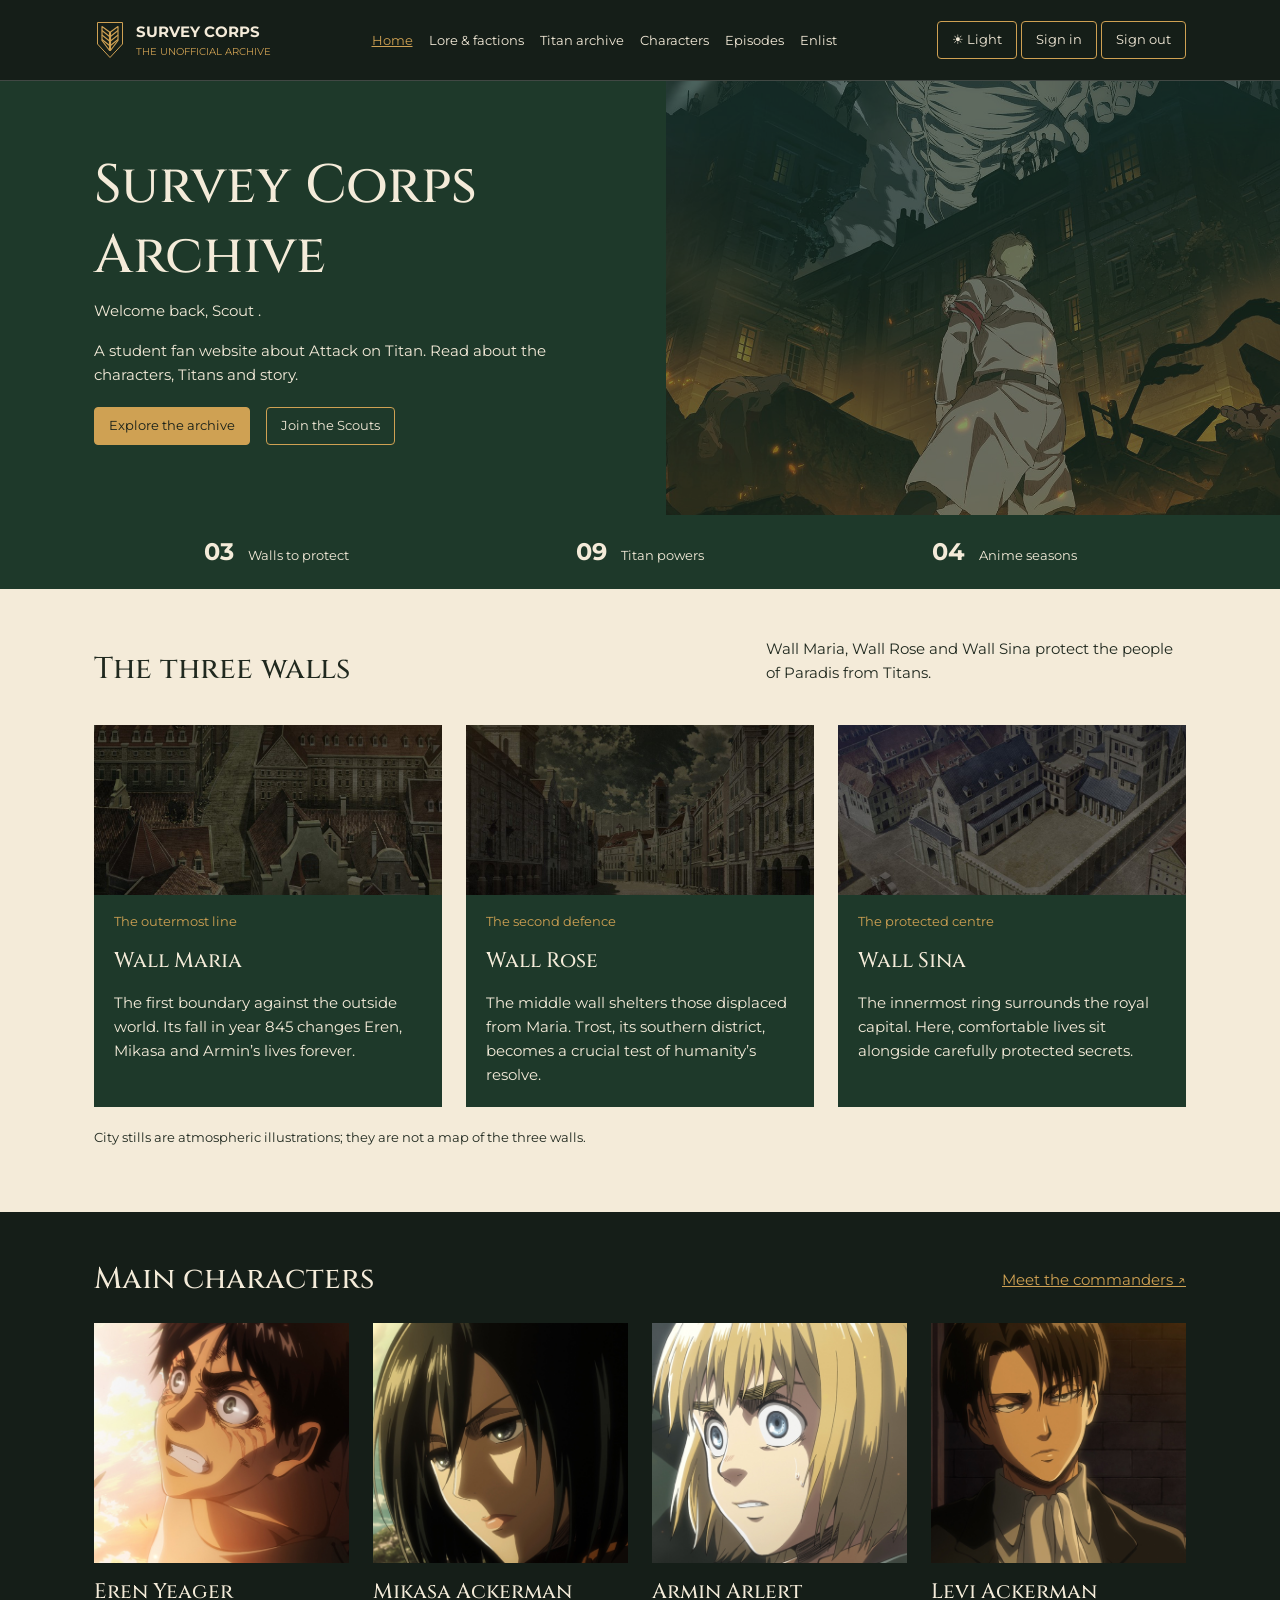
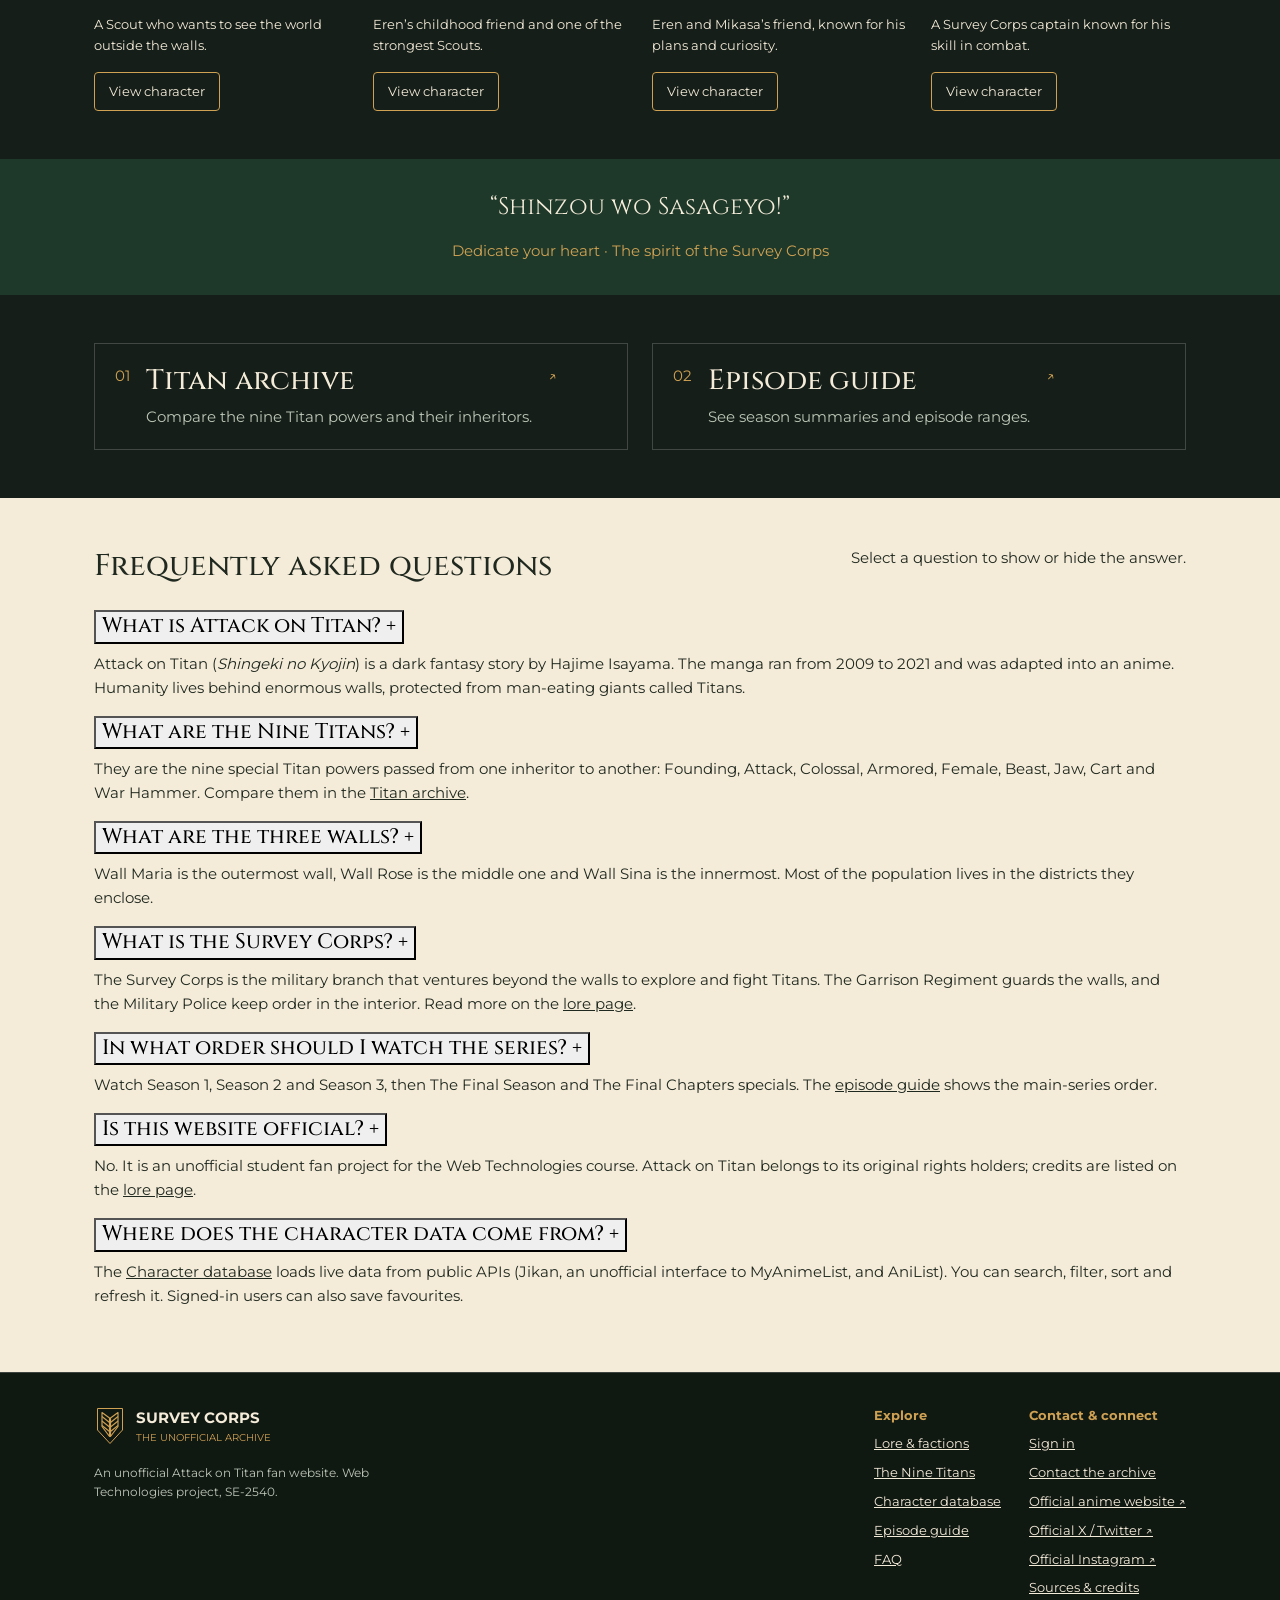
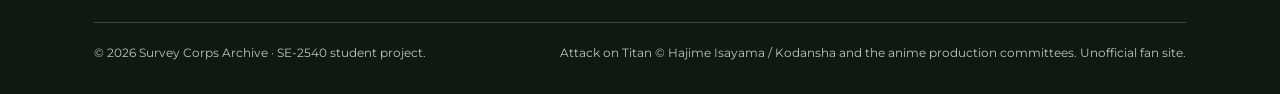
<file: index.html>
<!doctype html>
<html lang="en">
  <head>
    <meta charset="utf-8">
    <meta name="viewport" content="width=device-width, initial-scale=1">
    <meta name="description" content="Explore Attack on Titan: lore, characters, the Nine Titans and a season-by-season anime guide.">
    <meta name="theme-color" content="#1e392a">
    <title>Beyond the walls | Survey Corps Archive</title>
    <script src="js/init.js"></script>
    <link rel="icon" href="assets/crest.svg" type="image/svg+xml">
    <link rel="stylesheet" href="vendor/bootstrap.min.css">
    <link rel="stylesheet" href="css/fonts.css">
    <link rel="stylesheet" href="css/style.css">
    <script src="vendor/jquery.min.js" defer></script>
    <script src="js/script.js" defer></script>
    <script src="js/account.js" defer></script>
    <script src="js/titans.js" defer></script>
  </head>
  <body>
    <a class="skip-link" href="#main">Skip to content</a>
    <header class="site-header">
      <div class="container header-inner">
        <a class="brand" href="index.html">
          <img src="assets/crest.svg" alt="" width="37" height="48">
          <span>
            <strong>SURVEY CORPS</strong>
            <small>THE UNOFFICIAL ARCHIVE</small>
          </span>
        </a>
        <button class="menu-toggle" type="button" aria-expanded="false" aria-controls="main-navigation">
          Menu +
        </button>
        <nav class="site-nav" id="main-navigation" aria-label="Main navigation">
          <a href="index.html" aria-current="page">Home</a>
          <a href="about.html">Lore &amp; factions</a>
          <a href="titans.html">Titan archive</a>
          <a href="characters.html">Characters</a>
          <a href="episodes.html">Episodes</a>
          <a href="join.html" class="nav-enlist">Enlist</a>
        </nav>
        <div class="header-tools">
          <button class="theme-toggle btn" type="button" aria-label="Switch to light theme" title="Switch colour theme">
            <span class="theme-icon" aria-hidden="true">☀</span>
            <span class="theme-label">Light</span>
          </button>
          <a class="btn only-guest signin-link" href="signin.html">Sign in</a>
          <span class="user-chip only-user">
            <a class="user-name" data-user-name href="signin.html" aria-label="Open your account"></a>
            <button class="btn" type="button" data-signout>Sign out</button>
          </span>
        </div>
      </div>
    </header>
    <main id="main">
      <section class="hero" aria-labelledby="hero-heading">
        <img class="hero-art" src="assets/images/hero-keyvisual.jpg" alt="" width="1129" height="1600" fetchpriority="high">
        <div class="container hero-content">
          <h1 id="hero-heading">Survey Corps<br>Archive</h1>
          <p class="welcome-line only-user">Welcome back, Scout <span data-user-name></span>.</p>
          <p class="intro">A student fan website about Attack on Titan. Read about the characters, Titans and story.</p>
          <div class="hero-actions">
            <a class="btn btn-gold" href="about.html">Explore the archive</a>
            <a class="btn btn-outline-archive" href="join.html">Join the Scouts</a>
          </div>
        </div>
      </section>
      <div class="archive-strip">
        <div class="container">
          <div class="strip-item">
            <b>03</b>
            <span>Walls to protect</span>
          </div>
          <div class="strip-item">
            <b>09</b>
            <span>Titan powers</span>
          </div>
          <div class="strip-item">
            <b>04</b>
            <span>Anime seasons</span>
          </div>
        </div>
      </div>
      <section class="section paper-section" aria-labelledby="walls-heading">
        <div class="container">
          <div class="section-heading">
            <div>
              <h2 id="walls-heading">The three walls</h2>
            </div>
            <p>Wall Maria, Wall Rose and Wall Sina protect the people of Paradis from Titans.</p>
          </div>
          <div class="walls-grid">
            <article class="wall-card">
              <img src="assets/images/wall-city.jpg" alt="" width="800" height="450" loading="lazy">
              <span class="small-label">The outermost line</span>
              <h3>Wall Maria</h3>
              <p>
                The first boundary against the outside world. Its fall in year
                845 changes Eren, Mikasa and Armin’s lives forever.
              </p>
            </article>
            <article class="wall-card">
              <img src="assets/images/wall-street.jpg" alt="" width="800" height="450" loading="lazy">
              <span class="small-label">The second defence</span>
              <h3>Wall Rose</h3>
              <p>
                The middle wall shelters those displaced from Maria. Trost, its
                southern district, becomes a crucial test of humanity’s resolve.
              </p>
            </article>
            <article class="wall-card">
              <img src="assets/images/wall-gate.jpg" alt="" width="800" height="450" loading="lazy">
              <span class="small-label">The protected centre</span>
              <h3>Wall Sina</h3>
              <p>
                The innermost ring surrounds the royal capital. Here,
                comfortable lives sit alongside carefully protected secrets.
              </p>
            </article>
          </div>
          <p class="world-note">
            City stills are atmospheric illustrations; they are not a map of the
            three walls.
          </p>
        </div>
      </section>
      <section class="section" aria-labelledby="people-heading">
        <div class="container">
          <div class="section-heading">
            <div>
              <h2 id="people-heading">Main characters</h2>
            </div>
            <a class="text-link" href="about.html#commanders">Meet the commanders ↗</a>
          </div>
          <div class="character-grid">
            <article class="character-card">
              <div class="character-image">
                <img src="assets/images/eren.png" alt="Eren Yeager in the anime" width="900" height="507" loading="lazy">
              </div>
              <h3>Eren Yeager</h3>
              <p>A Scout who wants to see the world outside the walls.</p>
              <button class="dossier-button" type="button" data-viewer data-image="assets/images/eren.png" data-title="Eren Yeager" data-description="Raised in Shiganshina, Eren joins the 104th Cadet Corps with Mikasa and Armin. His determination drives him toward the Survey Corps, while his unusual power forces humanity to reconsider what a Titan can be." aria-label="Read Eren Yeager dossier">View character</button>
            </article>
            <article class="character-card">
              <div class="character-image">
                <img src="assets/images/mikasa.png" alt="Mikasa Ackerman in the anime" width="900" height="507" loading="lazy">
              </div>
              <h3>Mikasa Ackerman</h3>
              <p>Eren’s childhood friend and one of the strongest Scouts.</p>
              <button class="dossier-button" type="button" data-viewer data-image="assets/images/mikasa.png" data-title="Mikasa Ackerman" data-description="Mikasa graduates at the top of the 104th Cadet Corps. Her ability with omni-directional mobility gear makes her a remarkable soldier, but the people she protects matter more to her than any rank." aria-label="Read Mikasa Ackerman dossier">View character</button>
            </article>
            <article class="character-card">
              <div class="character-image">
                <img src="assets/images/armin.png" alt="Armin Arlert in the anime" width="900" height="507" loading="lazy">
              </div>
              <h3>Armin Arlert</h3>
              <p>Eren and Mikasa’s friend, known for his plans and curiosity.</p>
              <button class="dossier-button" type="button" data-viewer data-image="assets/images/armin.png" data-title="Armin Arlert" data-description="Armin dreams of an ocean he has only read about. He is not the strongest cadet, but careful observation, imagination and the courage to act make him an essential strategist." aria-label="Read Armin Arlert dossier">View character</button>
            </article>
            <article class="character-card">
              <div class="character-image">
                <img src="assets/images/levi.png" alt="Levi Ackerman in the anime" width="900" height="507" loading="lazy">
              </div>
              <h3>Levi Ackerman</h3>
              <p>A Survey Corps captain known for his skill in combat.</p>
              <button class="dossier-button" type="button" data-viewer data-image="assets/images/levi.png" data-title="Levi Ackerman" data-description="A captain in the Survey Corps, Levi leads its elite Special Operations Squad. His extraordinary combat skill is matched by a sharp awareness of the cost of every mission." aria-label="Read Levi Ackerman dossier">View character</button>
            </article>
          </div>
        </div>
      </section>
      <section class="manifesto" aria-label="Scout motto">
        <div class="container">
          <blockquote>“Shinzou wo Sasageyo!”</blockquote>
          <p>Dedicate your heart · The spirit of the Survey Corps</p>
        </div>
      </section>
      <section class="section">
        <div class="container">
          <div class="explore-grid">
            <a class="explore-card" href="titans.html">
              <span aria-hidden="true">01</span>
              <div>
                <h2 class="h3">Titan archive</h2>
                <p>Compare the nine Titan powers and their inheritors.</p>
              </div>
              <span aria-hidden="true">↗</span>
            </a>
            <a class="explore-card" href="episodes.html">
              <span aria-hidden="true">02</span>
              <div>
                <h2 class="h3">Episode guide</h2>
                <p>See season summaries and episode ranges.</p>
              </div>
              <span aria-hidden="true">↗</span>
            </a>
          </div>
        </div>
      </section>
      <section class="section paper-section" id="faq" aria-labelledby="faq-heading">
        <div class="container">
          <div class="section-heading">
            <div>
              <h2 id="faq-heading">Frequently asked questions</h2>
            </div>
            <p>Select a question to show or hide the answer.</p>
          </div>
          <div class="faq">
            <div class="faq-item">
              <h3 class="faq-heading">
                <button class="faq-question" type="button" id="faq-q1" aria-expanded="false" aria-controls="faq-a1">
                  <span>What is Attack on Titan?</span>
                  <span class="faq-icon" aria-hidden="true">+</span>
                </button>
              </h3>
              <div class="faq-answer" id="faq-a1" role="region" aria-labelledby="faq-q1">
                <div class="faq-answer-inner">
                  <p>Attack on Titan (<i>Shingeki no Kyojin</i>) is a dark fantasy story by Hajime Isayama. The manga ran from 2009 to 2021 and was adapted into an anime. Humanity lives behind enormous walls, protected from man-eating giants called Titans.</p>
                </div>
              </div>
            </div>
            <div class="faq-item">
              <h3 class="faq-heading">
                <button class="faq-question" type="button" id="faq-q2" aria-expanded="false" aria-controls="faq-a2">
                  <span>What are the Nine Titans?</span>
                  <span class="faq-icon" aria-hidden="true">+</span>
                </button>
              </h3>
              <div class="faq-answer" id="faq-a2" role="region" aria-labelledby="faq-q2">
                <div class="faq-answer-inner">
                  <p>They are the nine special Titan powers passed from one inheritor to another: Founding, Attack, Colossal, Armored, Female, Beast, Jaw, Cart and War Hammer. Compare them in the <a href="titans.html">Titan archive</a>.</p>
                </div>
              </div>
            </div>
            <div class="faq-item">
              <h3 class="faq-heading">
                <button class="faq-question" type="button" id="faq-q3" aria-expanded="false" aria-controls="faq-a3">
                  <span>What are the three walls?</span>
                  <span class="faq-icon" aria-hidden="true">+</span>
                </button>
              </h3>
              <div class="faq-answer" id="faq-a3" role="region" aria-labelledby="faq-q3">
                <div class="faq-answer-inner">
                  <p>Wall Maria is the outermost wall, Wall Rose is the middle one and Wall Sina is the innermost. Most of the population lives in the districts they enclose.</p>
                </div>
              </div>
            </div>
            <div class="faq-item">
              <h3 class="faq-heading">
                <button class="faq-question" type="button" id="faq-q4" aria-expanded="false" aria-controls="faq-a4">
                  <span>What is the Survey Corps?</span>
                  <span class="faq-icon" aria-hidden="true">+</span>
                </button>
              </h3>
              <div class="faq-answer" id="faq-a4" role="region" aria-labelledby="faq-q4">
                <div class="faq-answer-inner">
                  <p>The Survey Corps is the military branch that ventures beyond the walls to explore and fight Titans. The Garrison Regiment guards the walls, and the Military Police keep order in the interior. Read more on the <a href="about.html#factions">lore page</a>.</p>
                </div>
              </div>
            </div>
            <div class="faq-item">
              <h3 class="faq-heading">
                <button class="faq-question" type="button" id="faq-q5" aria-expanded="false" aria-controls="faq-a5">
                  <span>In what order should I watch the series?</span>
                  <span class="faq-icon" aria-hidden="true">+</span>
                </button>
              </h3>
              <div class="faq-answer" id="faq-a5" role="region" aria-labelledby="faq-q5">
                <div class="faq-answer-inner">
                  <p>Watch Season 1, Season 2 and Season 3, then The Final Season and The Final Chapters specials. The <a href="episodes.html">episode guide</a> shows the main-series order.</p>
                </div>
              </div>
            </div>
            <div class="faq-item">
              <h3 class="faq-heading">
                <button class="faq-question" type="button" id="faq-q6" aria-expanded="false" aria-controls="faq-a6">
                  <span>Is this website official?</span>
                  <span class="faq-icon" aria-hidden="true">+</span>
                </button>
              </h3>
              <div class="faq-answer" id="faq-a6" role="region" aria-labelledby="faq-q6">
                <div class="faq-answer-inner">
                  <p>No. It is an unofficial student fan project for the Web Technologies course. Attack on Titan belongs to its original rights holders; credits are listed on the <a href="about.html#credits">lore page</a>.</p>
                </div>
              </div>
            </div>
            <div class="faq-item">
              <h3 class="faq-heading">
                <button class="faq-question" type="button" id="faq-q7" aria-expanded="false" aria-controls="faq-a7">
                  <span>Where does the character data come from?</span>
                  <span class="faq-icon" aria-hidden="true">+</span>
                </button>
              </h3>
              <div class="faq-answer" id="faq-a7" role="region" aria-labelledby="faq-q7">
                <div class="faq-answer-inner">
                  <p>The <a href="characters.html">Character database</a> loads live data from public APIs (Jikan, an unofficial interface to MyAnimeList, and AniList). You can search, filter, sort and refresh it. Signed-in users can also save favourites.</p>
                </div>
              </div>
            </div>
          </div>
        </div>
      </section>
    </main>
    <footer class="site-footer">
      <div class="container">
        <div class="footer-top">
          <div class="footer-intro">
            <a class="brand" href="index.html">
              <img src="assets/crest.svg" alt="" width="37" height="48">
              <span>
                <strong>SURVEY CORPS</strong>
                <small>THE UNOFFICIAL ARCHIVE</small>
              </span>
            </a>
            <p>An unofficial Attack on Titan fan website. Web Technologies project, SE-2540.</p>
          </div>
          <div class="footer-links">
            <div>
              <b>Explore</b>
              <a href="about.html">Lore &amp; factions</a>
              <a href="titans.html">The Nine Titans</a>
              <a href="characters.html">Character database</a>
              <a href="episodes.html">Episode guide</a>
              <a href="index.html#faq">FAQ</a>
            </div>
            <div>
              <b>Contact &amp; connect</b>
              <a href="signin.html">Sign in</a>
              <a href="join.html#contact">Contact the archive</a>
              <a href="https://shingeki.tv/" target="_blank" rel="noopener noreferrer">Official anime website ↗</a>
              <a href="https://x.com/anime_shingeki" target="_blank" rel="noopener noreferrer">Official X / Twitter ↗</a>
              <a href="https://www.instagram.com/anime_shingeki_official" target="_blank" rel="noopener noreferrer">Official Instagram ↗</a>
              <a href="about.html#credits">Sources &amp; credits</a>
            </div>
          </div>
        </div>
        <div class="footer-bottom">
          <span>© 2026 Survey Corps Archive · SE-2540 student project.</span>
          <span>Attack on Titan © Hajime Isayama / Kodansha and the anime
            production committees. Unofficial fan site.</span>
        </div>
      </div>
    </footer>
    <dialog class="archive-dialog" id="archive-viewer" aria-labelledby="viewer-title" aria-describedby="viewer-description">
      <button class="dialog-close" type="button" aria-label="Close archive viewer">
        Close ×
      </button>
      <img class="dialog-image" src="assets/images/eren.png" alt="">
      <div class="viewer-controls">
        <button type="button" id="previous-image" aria-label="Previous image">← Previous</button>
        <span id="viewer-count" role="status"></span>
        <button type="button" id="next-image" aria-label="Next image">Next →</button>
      </div>
      <div class="dialog-copy">
        <h2 id="viewer-title">Archive record</h2>
        <p id="viewer-description"></p>
      </div>
    </dialog>
  </body>
</html>
</file>
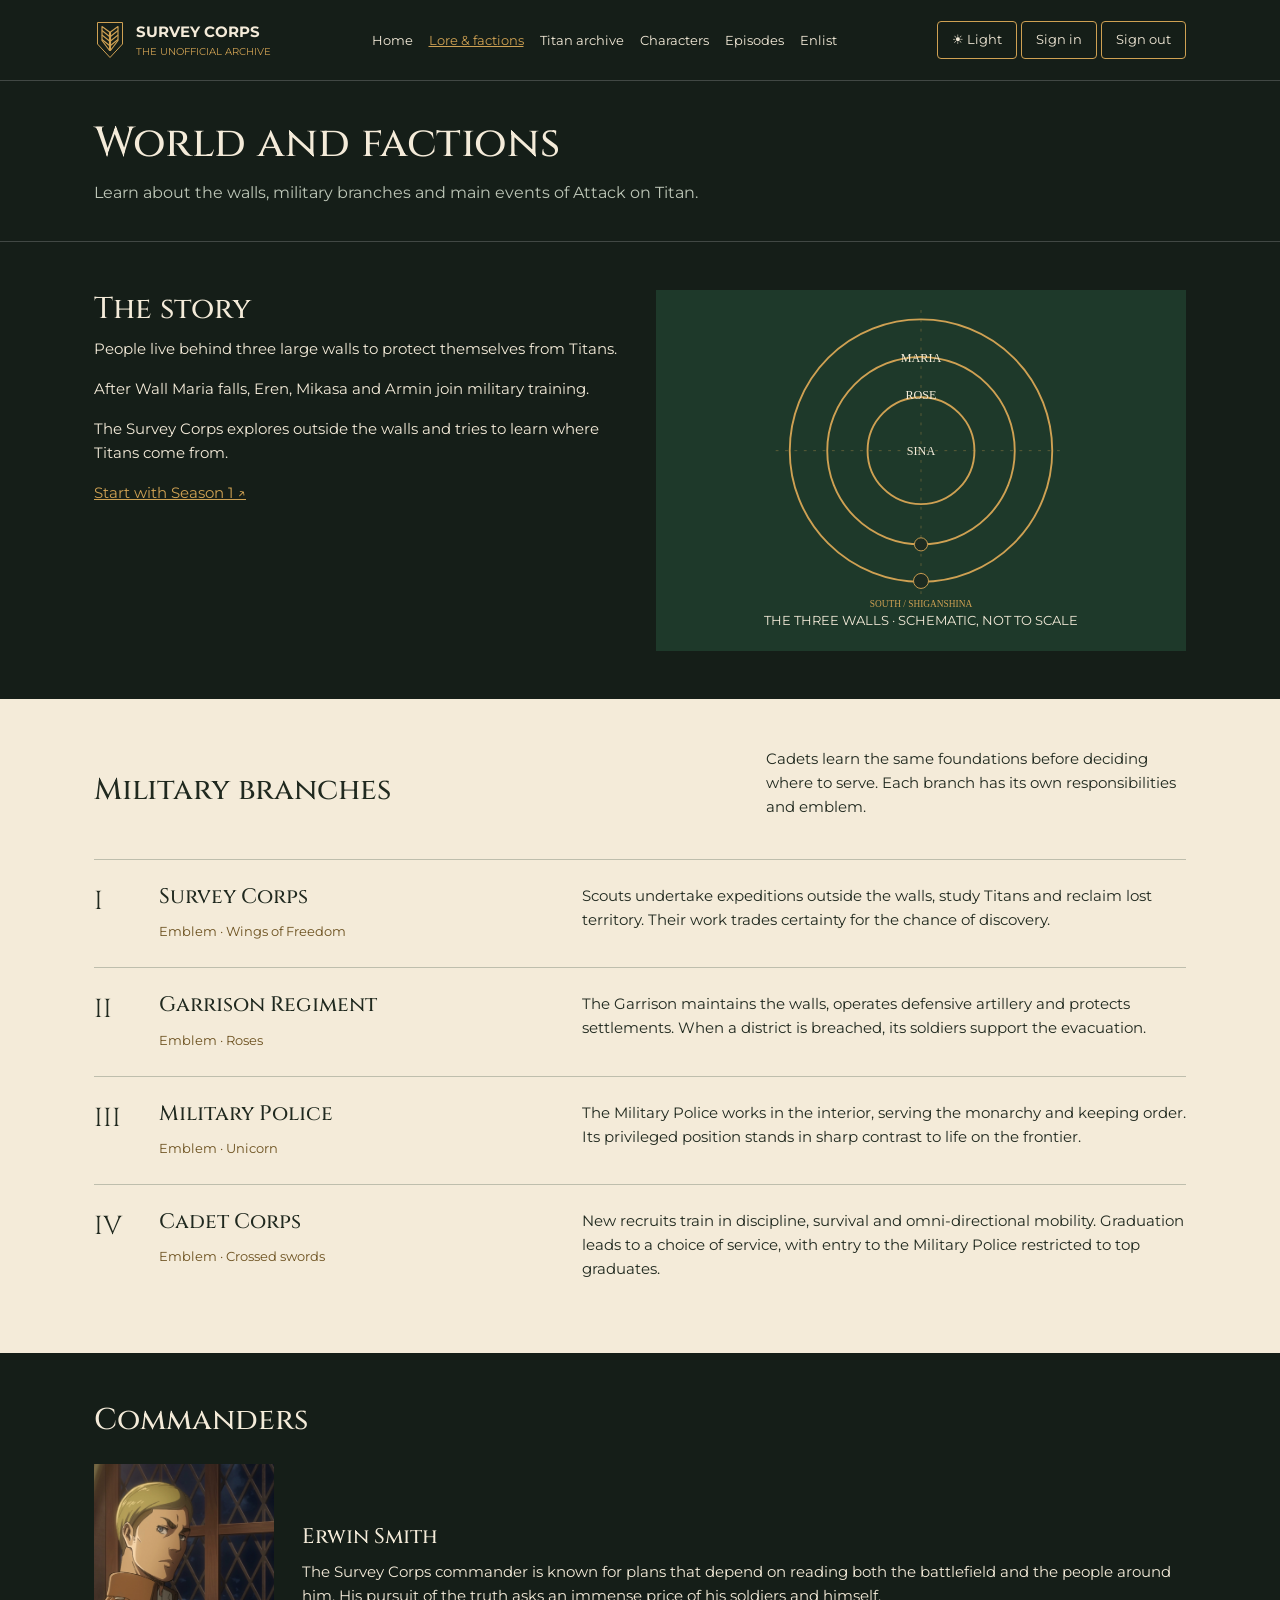
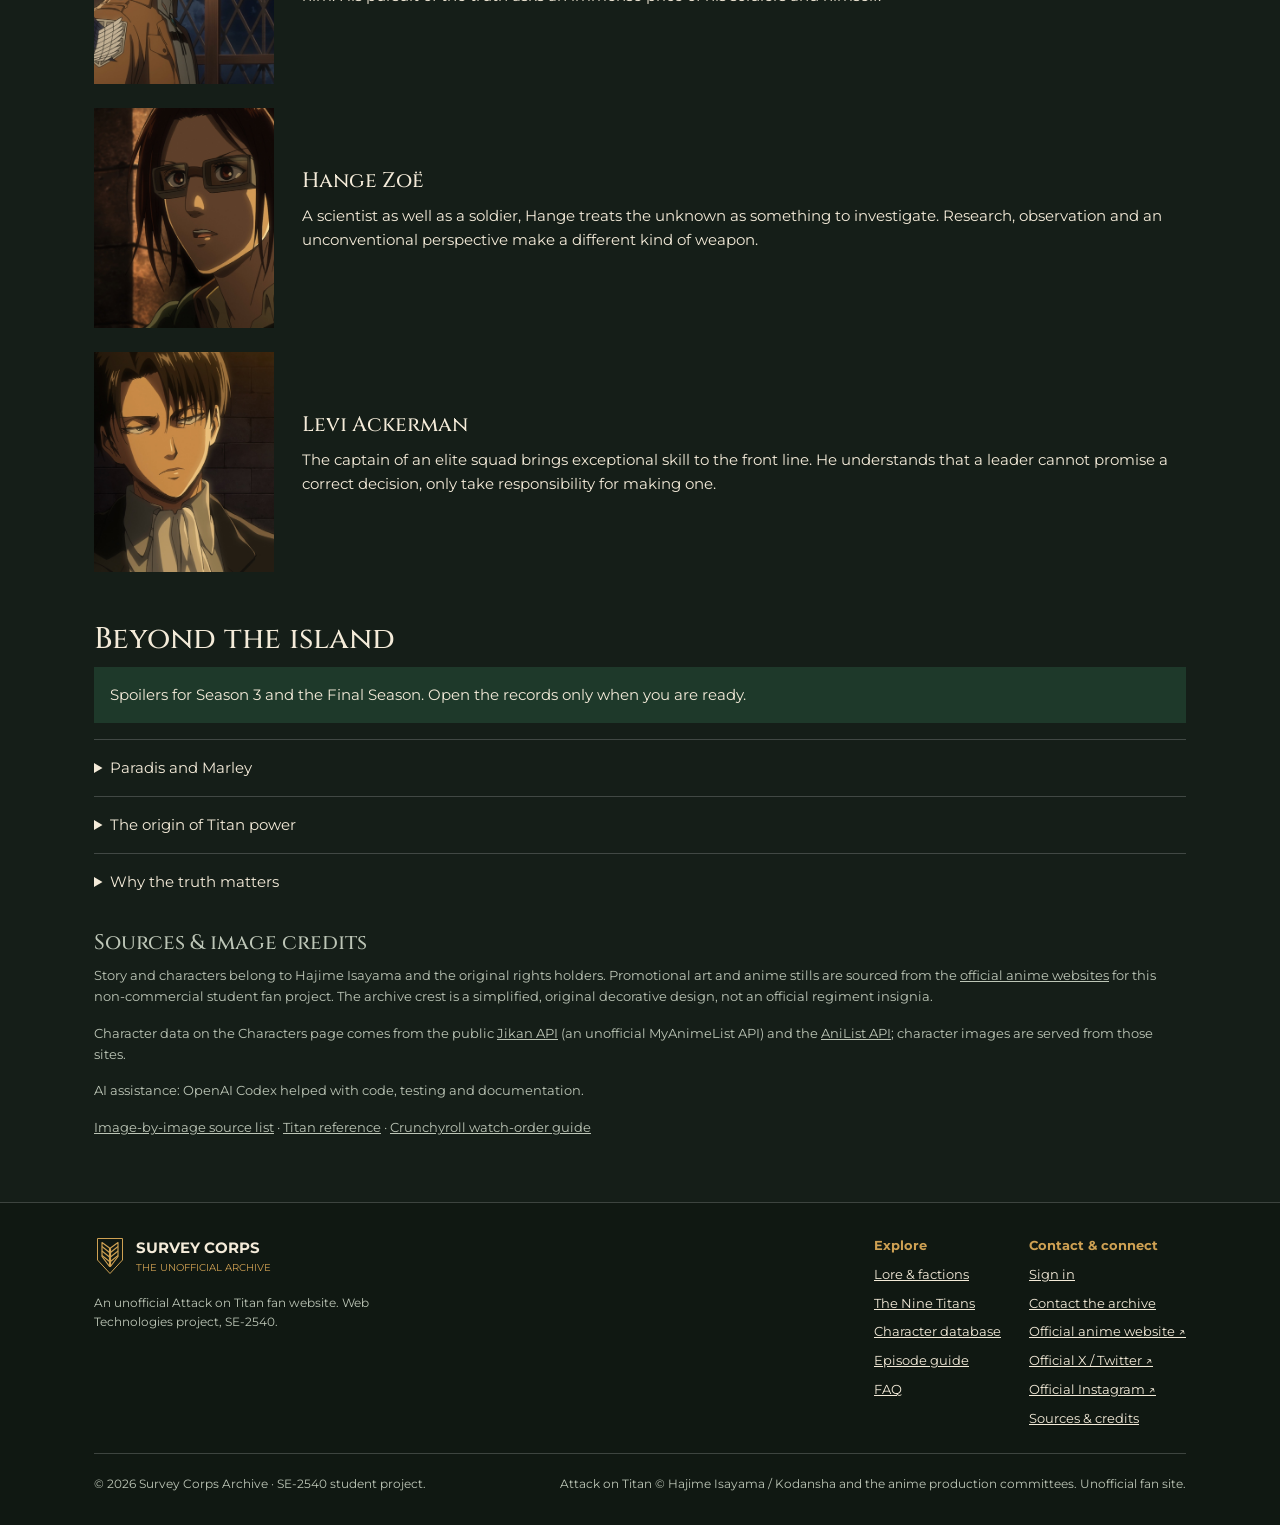
<file: about.html>
<!doctype html>
<html lang="en">
  <head>
    <meta charset="utf-8">
    <meta name="viewport" content="width=device-width, initial-scale=1">
    <meta name="description" content="Understand the world of Attack on Titan, its military branches and the leaders of the Survey Corps.">
    <meta name="theme-color" content="#1e392a">
    <title>Lore &amp; factions | Survey Corps Archive</title>
    <script src="js/init.js"></script>
    <link rel="icon" href="assets/crest.svg" type="image/svg+xml">
    <link rel="stylesheet" href="vendor/bootstrap.min.css">
    <link rel="stylesheet" href="css/fonts.css">
    <link rel="stylesheet" href="css/style.css">
    <script src="vendor/jquery.min.js" defer></script>
    <script src="js/script.js" defer></script>
    <script src="js/account.js" defer></script>
    <script src="js/titans.js" defer></script>
  </head>
  <body>
    <a class="skip-link" href="#main">Skip to content</a>
    <header class="site-header">
      <div class="container header-inner">
        <a class="brand" href="index.html">
          <img src="assets/crest.svg" alt="" width="37" height="48">
          <span>
            <strong>SURVEY CORPS</strong>
            <small>THE UNOFFICIAL ARCHIVE</small>
          </span>
        </a>
        <button class="menu-toggle" type="button" aria-expanded="false" aria-controls="main-navigation">
          Menu +
        </button>
        <nav class="site-nav" id="main-navigation" aria-label="Main navigation">
          <a href="index.html">Home</a>
          <a href="about.html" aria-current="page">Lore &amp; factions</a>
          <a href="titans.html">Titan archive</a>
          <a href="characters.html">Characters</a>
          <a href="episodes.html">Episodes</a>
          <a href="join.html" class="nav-enlist">Enlist</a>
        </nav>
        <div class="header-tools">
          <button class="theme-toggle btn" type="button" aria-label="Switch to light theme" title="Switch colour theme">
            <span class="theme-icon" aria-hidden="true">☀</span>
            <span class="theme-label">Light</span>
          </button>
          <a class="btn only-guest signin-link" href="signin.html">Sign in</a>
          <span class="user-chip only-user">
            <a class="user-name" data-user-name href="signin.html" aria-label="Open your account"></a>
            <button class="btn" type="button" data-signout>Sign out</button>
          </span>
        </div>
      </div>
    </header>
    <main id="main">
      <section class="page-intro">
        <div class="container">
          <h1>World and factions</h1>
          <p class="lead mb-0">Learn about the walls, military branches and main events of Attack on Titan.</p>
        </div>
      </section>
      <section class="section">
        <div class="container split-layout">
          <div class="lore-prose">
            <h2>The story</h2>
            <p>People live behind three large walls to protect themselves from Titans.</p>
            <p>After Wall Maria falls, Eren, Mikasa and Armin join military training.</p>
            <p>The Survey Corps explores outside the walls and tries to learn where Titans come from.</p>
            <a class="text-link" href="episodes.html">Start with Season 1 ↗</a>
          </div>
          <figure class="map-panel m-0">
            <svg viewbox="0 0 400 320" role="img" aria-labelledby="map-title map-desc">
              <title id="map-title">The three concentric walls</title>
              <desc id="map-desc">
                Wall Maria is the outer ring, Wall Rose the middle ring and Wall
                Sina the inner ring. The diagram is not to scale.
              </desc>
              <g fill="none" stroke="#cfa153">
                <circle cx="200" cy="150" r="140" stroke-width="2"></circle>
                <circle cx="200" cy="150" r="100" stroke-width="2"></circle>
                <circle cx="200" cy="150" r="57" stroke-width="2"></circle>
                <path d="M200 0v305M45 150h310" stroke-dasharray="3 7" opacity=".35"></path>
                <circle cx="200" cy="289" r="8" fill="#1c2b21"></circle>
                <circle cx="200" cy="250" r="7" fill="#1c2b21"></circle>
              </g>
              <g fill="#f4ebd9" text-anchor="middle" font-family="Georgia,serif" font-size="13">
                <text x="200" y="55">MARIA</text>
                <text x="200" y="95">ROSE</text>
                <text x="200" y="155">SINA</text>
                <text x="200" y="317" font-size="10" fill="#cfa153">
                  SOUTH / SHIGANSHINA
                </text>
              </g>
            </svg>
            <figcaption>THE THREE WALLS · SCHEMATIC, NOT TO SCALE</figcaption>
          </figure>
        </div>
      </section>
      <section class="section paper-section" id="factions">
        <div class="container">
          <div class="section-heading">
            <div>
              <h2>Military branches</h2>
            </div>
            <p>
              Cadets learn the same foundations before deciding where to serve.
              Each branch has its own responsibilities and emblem.
            </p>
          </div>
          <ul class="faction-list">
            <li>
              <span class="faction-icon" aria-hidden="true">I</span>
              <div>
                <h3>Survey Corps</h3>
                <span class="small-label">Emblem · Wings of Freedom</span>
              </div>
              <p>
                Scouts undertake expeditions outside the walls, study Titans and
                reclaim lost territory. Their work trades certainty for the
                chance of discovery.
              </p>
            </li>
            <li>
              <span class="faction-icon" aria-hidden="true">II</span>
              <div>
                <h3>Garrison Regiment</h3>
                <span class="small-label">Emblem · Roses</span>
              </div>
              <p>
                The Garrison maintains the walls, operates defensive artillery
                and protects settlements. When a district is breached, its
                soldiers support the evacuation.
              </p>
            </li>
            <li>
              <span class="faction-icon" aria-hidden="true">III</span>
              <div>
                <h3>Military Police</h3>
                <span class="small-label">Emblem · Unicorn</span>
              </div>
              <p>
                The Military Police works in the interior, serving the monarchy
                and keeping order. Its privileged position stands in sharp
                contrast to life on the frontier.
              </p>
            </li>
            <li>
              <span class="faction-icon" aria-hidden="true">IV</span>
              <div>
                <h3>Cadet Corps</h3>
                <span class="small-label">Emblem · Crossed swords</span>
              </div>
              <p>
                New recruits train in discipline, survival and omni-directional
                mobility. Graduation leads to a choice of service, with entry to
                the Military Police restricted to top graduates.
              </p>
            </li>
          </ul>
        </div>
      </section>
      <section class="section" id="commanders">
        <div class="container">
          <div class="section-heading">
            <div>
              <h2>Commanders</h2>
            </div>
          </div>
          <div class="commanders">
            <article class="commander">
              <div class="commander-photo">
                <img src="assets/images/erwin.png" alt="Erwin Smith" width="900" height="507" loading="lazy">
              </div>
              <div>
                <h3>Erwin Smith</h3>
                <p>
                  The Survey Corps commander is known for plans that depend on
                  reading both the battlefield and the people around him. His
                  pursuit of the truth asks an immense price of his soldiers and
                  himself.
                </p>
              </div>
            </article>
            <article class="commander">
              <div class="commander-photo">
                <img src="assets/images/hange.png" alt="Hange Zoë" width="900" height="507" loading="lazy">
              </div>
              <div>
                <h3>Hange Zoë</h3>
                <p>
                  A scientist as well as a soldier, Hange treats the unknown as
                  something to investigate. Research, observation and an
                  unconventional perspective make a different kind of weapon.
                </p>
              </div>
            </article>
            <article class="commander">
              <div class="commander-photo">
                <img src="assets/images/levi.png" alt="Levi Ackerman" width="900" height="507" loading="lazy">
              </div>
              <div>
                <h3>Levi Ackerman</h3>
                <p>
                  The captain of an elite squad brings exceptional skill to the
                  front line. He understands that a leader cannot promise a
                  correct decision, only take responsibility for making one.
                </p>
              </div>
            </article>
          </div>
        </div>
      </section>
      <section class="section pt-0">
        <div class="container">
          <h2>Beyond the island</h2>
          <p class="spoiler-note">
            Spoilers for Season 3 and the Final Season. Open the records only
            when you are ready.
          </p>
          <details class="lore-details">
            <summary>Paradis and Marley</summary>
            <p>
              The walls stand on Paradis Island. Across the sea, Marley is a
              powerful nation that uses Titan inheritors as military assets.
              Discovering the outside world challenges the islanders’
              understanding of who they are fighting and why.
            </p>
          </details>
          <details class="lore-details">
            <summary>The origin of Titan power</summary>
            <p>
              Titan power begins with Ymir Fritz. Her legacy passes through the
              Subjects of Ymir, connecting later inheritors through the
              mysterious Paths. The Nine Titans are distinct inherited powers,
              not nine individual creatures that remain unchanged forever.
            </p>
          </details>
          <details class="lore-details">
            <summary>Why the truth matters</summary>
            <p>
              Memories can be inherited, suppressed or used as political tools.
              The series repeatedly asks how people choose a future when the
              past reaches into almost every decision.
            </p>
          </details>
          <div id="credits" class="sources-panel">
            <h3>Sources &amp; image credits</h3>
            <p>
              Story and characters belong to Hajime Isayama and the original
              rights holders. Promotional art and anime stills are sourced from
              the
              <a href="https://shingeki.tv/" target="_blank" rel="noopener noreferrer">official anime websites</a>
              for this non-commercial student fan project. The archive crest is
              a simplified, original decorative design, not an official regiment
              insignia.
            </p>
            <p>
              Character data on the Characters page comes from the public
              <a href="https://jikan.moe/" target="_blank" rel="noopener noreferrer">Jikan API</a>
              (an unofficial MyAnimeList API) and the <a href="https://anilist.co/" target="_blank" rel="noopener noreferrer">AniList API</a>; character images are served from those sites.
            </p>
            <p>AI assistance: OpenAI Codex helped with code, testing and documentation.</p>
            <p>
              <a href="ASSET_SOURCES.md">Image-by-image source list</a> ·
              <a href="https://attackontitan.fandom.com/wiki/Nine_Titans_(Anime)" target="_blank" rel="noopener noreferrer">Titan reference</a>
              ·
              <a href="https://www.crunchyroll.com/news/guides/2023/3/1/guide-attack-on-titan-watch-order" target="_blank" rel="noopener noreferrer">Crunchyroll watch-order guide</a>
            </p>
          </div>
        </div>
      </section>
    </main>
    <footer class="site-footer">
      <div class="container">
        <div class="footer-top">
          <div class="footer-intro">
            <a class="brand" href="index.html">
              <img src="assets/crest.svg" alt="" width="37" height="48">
              <span>
                <strong>SURVEY CORPS</strong>
                <small>THE UNOFFICIAL ARCHIVE</small>
              </span>
            </a>
            <p>An unofficial Attack on Titan fan website. Web Technologies project, SE-2540.</p>
          </div>
          <div class="footer-links">
            <div>
              <b>Explore</b>
              <a href="about.html">Lore &amp; factions</a>
              <a href="titans.html">The Nine Titans</a>
              <a href="characters.html">Character database</a>
              <a href="episodes.html">Episode guide</a>
              <a href="index.html#faq">FAQ</a>
            </div>
            <div>
              <b>Contact &amp; connect</b>
              <a href="signin.html">Sign in</a>
              <a href="join.html#contact">Contact the archive</a>
              <a href="https://shingeki.tv/" target="_blank" rel="noopener noreferrer">Official anime website ↗</a>
              <a href="https://x.com/anime_shingeki" target="_blank" rel="noopener noreferrer">Official X / Twitter ↗</a>
              <a href="https://www.instagram.com/anime_shingeki_official" target="_blank" rel="noopener noreferrer">Official Instagram ↗</a>
              <a href="about.html#credits">Sources &amp; credits</a>
            </div>
          </div>
        </div>
        <div class="footer-bottom">
          <span>© 2026 Survey Corps Archive · SE-2540 student project.</span>
          <span>Attack on Titan © Hajime Isayama / Kodansha and the anime
            production committees. Unofficial fan site.</span>
        </div>
      </div>
    </footer>
  </body>
</html>
</file>
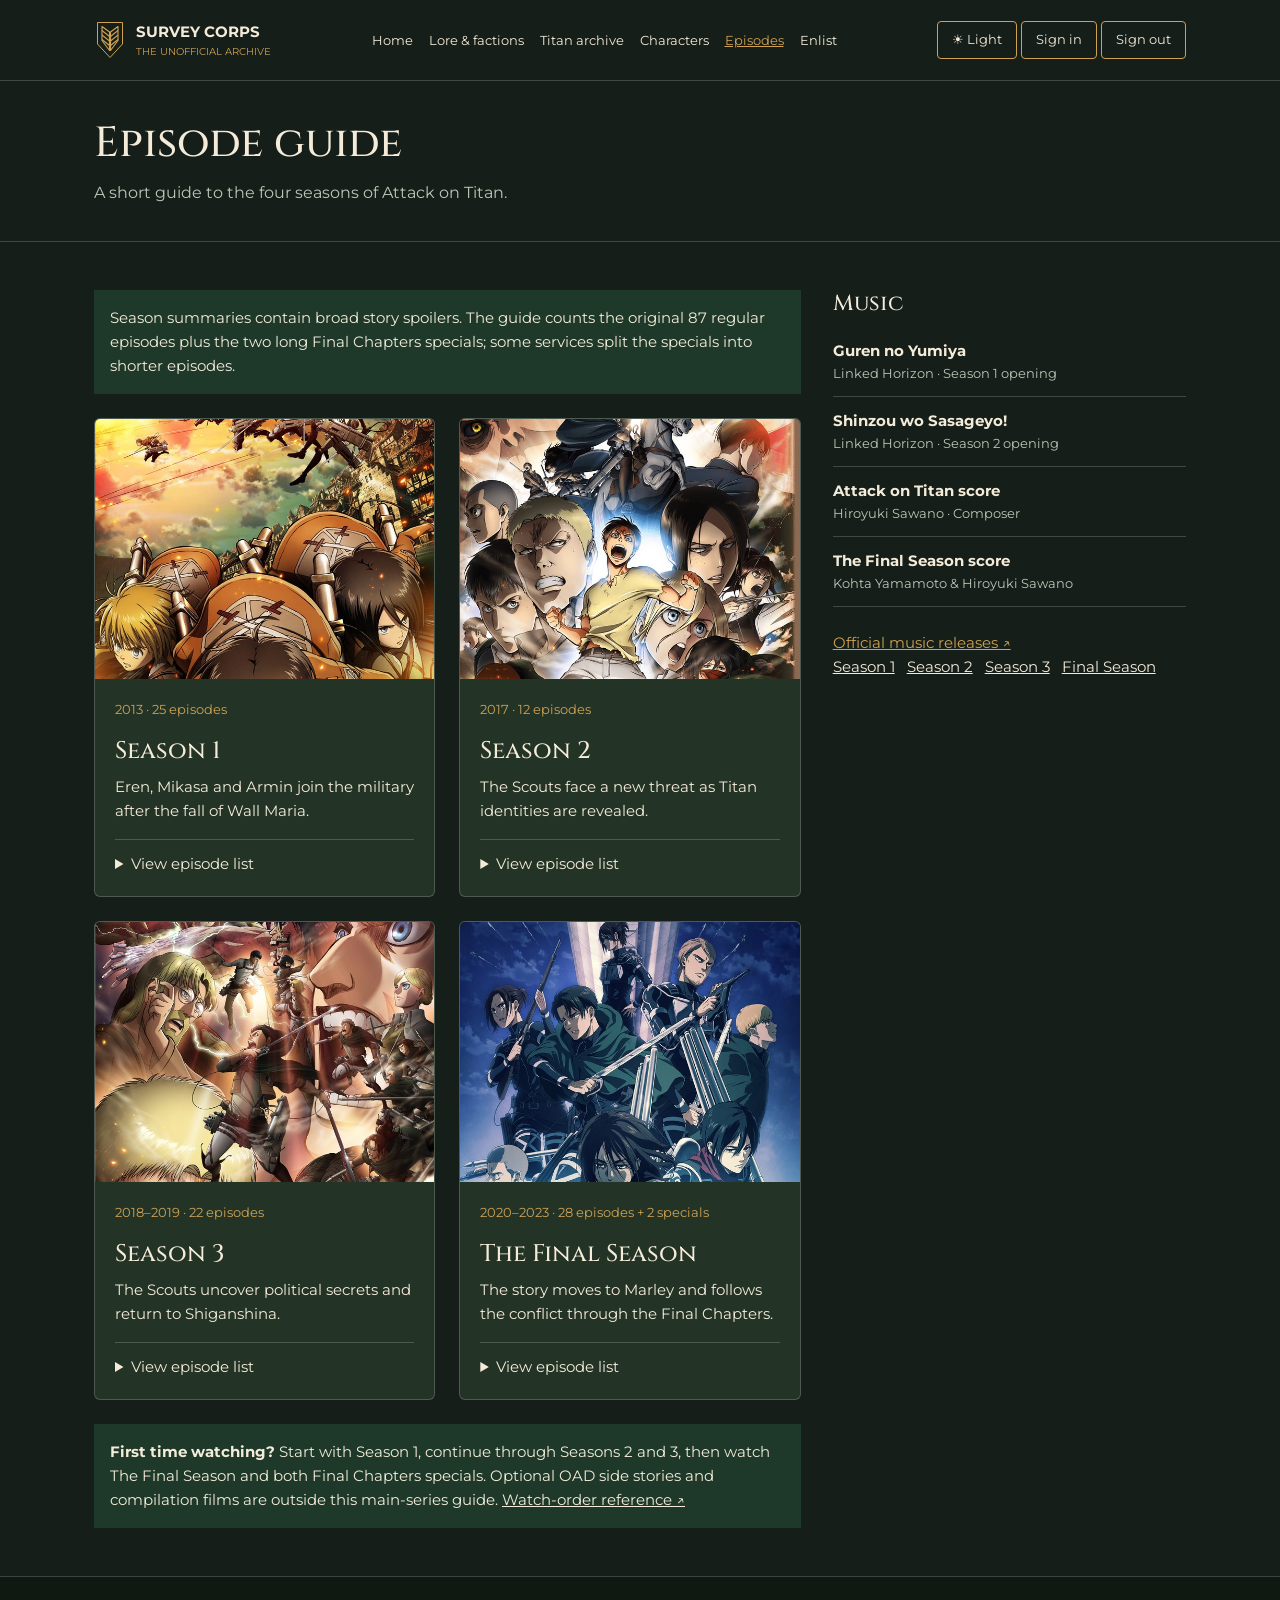
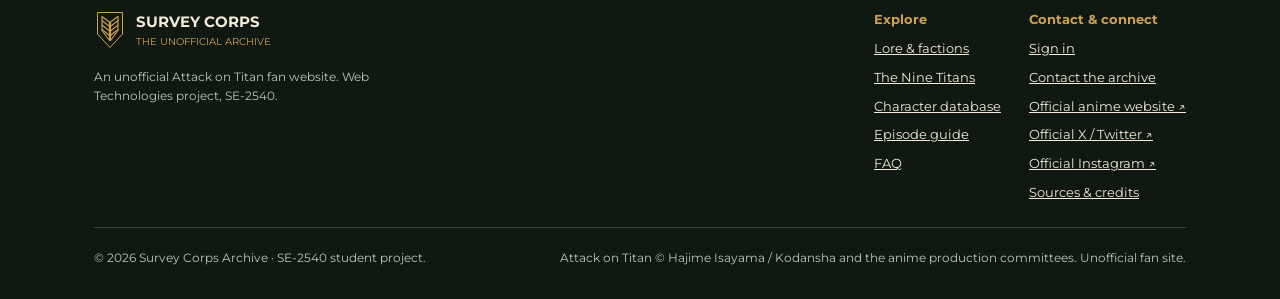
<file: episodes.html>
<!doctype html>
<html lang="en">
  <head>
    <meta charset="utf-8">
    <meta name="viewport" content="width=device-width, initial-scale=1">
    <meta name="description" content="Explore all four Attack on Titan seasons and the Final Chapters with episode ranges and official guides.">
    <meta name="theme-color" content="#1e392a">
    <title>Episode guide | Survey Corps Archive</title>
    <script src="js/init.js"></script>
    <link rel="icon" href="assets/crest.svg" type="image/svg+xml">
    <link rel="stylesheet" href="vendor/bootstrap.min.css">
    <link rel="stylesheet" href="css/fonts.css">
    <link rel="stylesheet" href="css/style.css">
    <script src="vendor/jquery.min.js" defer></script>
    <script src="js/script.js" defer></script>
    <script src="js/account.js" defer></script>
    <script src="js/titans.js" defer></script>
  </head>
  <body>
    <a class="skip-link" href="#main">Skip to content</a>
    <header class="site-header">
      <div class="container header-inner">
        <a class="brand" href="index.html">
          <img src="assets/crest.svg" alt="" width="37" height="48">
          <span>
            <strong>SURVEY CORPS</strong>
            <small>THE UNOFFICIAL ARCHIVE</small>
          </span>
        </a>
        <button class="menu-toggle" type="button" aria-expanded="false" aria-controls="main-navigation">
          Menu +
        </button>
        <nav class="site-nav" id="main-navigation" aria-label="Main navigation">
          <a href="index.html">Home</a>
          <a href="about.html">Lore &amp; factions</a>
          <a href="titans.html">Titan archive</a>
          <a href="characters.html">Characters</a>
          <a href="episodes.html" aria-current="page">Episodes</a>
          <a href="join.html" class="nav-enlist">Enlist</a>
        </nav>
        <div class="header-tools">
          <button class="theme-toggle btn" type="button" aria-label="Switch to light theme" title="Switch colour theme">
            <span class="theme-icon" aria-hidden="true">☀</span>
            <span class="theme-label">Light</span>
          </button>
          <a class="btn only-guest signin-link" href="signin.html">Sign in</a>
          <span class="user-chip only-user">
            <a class="user-name" data-user-name href="signin.html" aria-label="Open your account"></a>
            <button class="btn" type="button" data-signout>Sign out</button>
          </span>
        </div>
      </div>
    </header>
    <main id="main">
      <section class="page-intro">
        <div class="container">
          <h1>Episode guide</h1>
          <p class="lead mb-0">A short guide to the four seasons of Attack on Titan.</p>
        </div>
      </section>
      <section class="section">
        <div class="container episode-layout">
          <div>
            <p class="spoiler-note mb-4">
              Season summaries contain broad story spoilers. The guide counts
              the original 87 regular episodes plus the two long Final Chapters
              specials; some services split the specials into shorter episodes.
            </p>
            <div class="row g-4">
              <div class="col-md-6">
                <article class="card season-card h-100" id="season-1">
                  <img class="season-cover card-img-top" src="assets/images/season-1.jpg" alt="Official Season 1 promotional poster" width="650" height="900" loading="lazy">
                  <div class="card-body">
                    <p class="meta">2013 · 25 episodes</p>
                    <h2>Season 1</h2>
                    <p class="card-text mt-2">Eren, Mikasa and Armin join the military after the fall of Wall Maria.</p>
                    <details>
                      <summary>View episode list</summary>
                      <ul class="episode-ranges">
                        <li>
                          <span>01–02</span>
                          <span class="episode-name">The fall of Shiganshina</span>
                        </li>
                        <li>
                          <span>03–04</span>
                          <span class="episode-name">Cadet training</span>
                        </li>
                        <li>
                          <span>05–13</span>
                          <span class="episode-name">The battle for Trost</span>
                        </li>
                        <li>
                          <span>14–16</span>
                          <span class="episode-name">Choosing the Survey Corps</span>
                        </li>
                        <li>
                          <span>17–22</span>
                          <span class="episode-name">The expedition</span>
                        </li>
                        <li>
                          <span>23–25</span>
                          <span class="episode-name">Stohess</span>
                        </li>
                      </ul>
                      <a class="text-link" href="https://shingeki.tv/season1/story/" target="_blank" rel="noopener noreferrer">Official episode archive ↗</a>
                    </details>
                  </div>
                </article>
              </div>
              <div class="col-md-6">
                <article class="card season-card h-100" id="season-2">
                  <img class="season-cover card-img-top" src="assets/images/season-2.jpg" alt="Official Season 2 promotional poster" width="650" height="900" loading="lazy">
                  <div class="card-body">
                    <p class="meta">2017 · 12 episodes</p>
                    <h2>Season 2</h2>
                    <p class="card-text mt-2">The Scouts face a new threat as Titan identities are revealed.</p>
                    <details>
                      <summary>View episode list</summary>
                      <ul class="episode-ranges">
                        <li>
                          <span>26–29</span>
                          <span class="episode-name">A new breach and Utgard</span>
                        </li>
                        <li>
                          <span>30–32</span>
                          <span class="episode-name">Identities revealed</span>
                        </li>
                        <li>
                          <span>33–37</span>
                          <span class="episode-name">Pursuit and rescue</span>
                        </li>
                      </ul>
                      <a class="text-link" href="https://shingeki.tv/season2/story/" target="_blank" rel="noopener noreferrer">Official episode archive ↗</a>
                    </details>
                  </div>
                </article>
              </div>
              <div class="col-md-6">
                <article class="card season-card h-100" id="season-3">
                  <img class="season-cover card-img-top" src="assets/images/season-3.jpg" alt="Official Season 3 promotional poster" width="650" height="900" loading="lazy">
                  <div class="card-body">
                    <p class="meta">2018–2019 · 22 episodes</p>
                    <h2>Season 3</h2>
                    <p class="card-text mt-2">The Scouts uncover political secrets and return to Shiganshina.</p>
                    <details>
                      <summary>View episode list</summary>
                      <ul class="episode-ranges">
                        <li>
                          <span>38–43</span>
                          <span class="episode-name">The uprising</span>
                        </li>
                        <li>
                          <span>44–49</span>
                          <span class="episode-name">The royal succession</span>
                        </li>
                        <li>
                          <span>50–55</span>
                          <span class="episode-name">Return to Shiganshina</span>
                        </li>
                        <li>
                          <span>56–59</span>
                          <span class="episode-name">Beyond the basement</span>
                        </li>
                      </ul>
                      <a class="text-link" href="https://shingeki.tv/season3/story/" target="_blank" rel="noopener noreferrer">Official episode archive ↗</a>
                    </details>
                  </div>
                </article>
              </div>
              <div class="col-md-6">
                <article class="card season-card h-100" id="season-4">
                  <img class="season-cover card-img-top" src="assets/images/season-4.jpg" alt="Official Season 4 promotional poster" width="650" height="900" loading="lazy">
                  <div class="card-body">
                    <p class="meta">2020–2023 · 28 episodes + 2 specials</p>
                    <h2>The Final Season</h2>
                    <p class="card-text mt-2">The story moves to Marley and follows the conflict through the Final Chapters.</p>
                    <details>
                      <summary>View episode list</summary>
                      <ul class="episode-ranges">
                        <li>
                          <span>60–64</span>
                          <span class="episode-name">Marley and its Warriors</span>
                        </li>
                        <li>
                          <span>65–67</span>
                          <span class="episode-name">The raid on Liberio</span>
                        </li>
                        <li>
                          <span>68–75</span>
                          <span class="episode-name">A divided island</span>
                        </li>
                        <li>
                          <span>76–80</span>
                          <span class="episode-name">Paths and inheritance</span>
                        </li>
                        <li>
                          <span>81–87</span>
                          <span class="episode-name">The Rumbling</span>
                        </li>
                        <li>
                          <span>Specials</span>
                          <span class="episode-name">The Final Chapters · Parts 1 &amp; 2</span>
                        </li>
                      </ul>
                      <a class="text-link" href="https://shingeki.tv/final/story/" target="_blank" rel="noopener noreferrer">Official episode archive ↗</a>
                    </details>
                  </div>
                </article>
              </div>
            </div>
            <div class="watch-note mt-4">
              <strong>First time watching?</strong> Start with Season 1,
              continue through Seasons 2 and 3, then watch The Final Season and
              both Final Chapters specials. Optional OAD side stories and
              compilation films are outside this main-series guide.
              <a href="https://www.crunchyroll.com/news/guides/2023/3/1/guide-attack-on-titan-watch-order" target="_blank" rel="noopener noreferrer">Watch-order reference ↗</a>
            </div>
          </div>
          <aside class="sticky-sidebar" aria-label="Listening notes and quick navigation">
            <div>
              <h2>Music</h2>
              <div class="soundtrack">
                <b>Guren no Yumiya</b>
                <small>Linked Horizon · Season 1 opening</small>
              </div>
              <div class="soundtrack">
                <b>Shinzou wo Sasageyo!</b>
                <small>Linked Horizon · Season 2 opening</small>
              </div>
              <div class="soundtrack">
                <b>Attack on Titan score</b>
                <small>Hiroyuki Sawano · Composer</small>
              </div>
              <div class="soundtrack">
                <b>The Final Season score</b>
                <small>Kohta Yamamoto &amp; Hiroyuki Sawano</small>
              </div>
              <a class="text-link d-inline-block mt-4" href="https://shingeki.tv/final/music/" target="_blank" rel="noopener noreferrer">Official music releases ↗</a>
            </div>
            <div>
              <ul class="tag-list">
                <li>
                  <a href="#season-1">Season 1</a>
                </li>
                <li>
                  <a href="#season-2">Season 2</a>
                </li>
                <li>
                  <a href="#season-3">Season 3</a>
                </li>
                <li>
                  <a href="#season-4">Final Season</a>
                </li>
              </ul>
            </div>
          </aside>
        </div>
      </section>
    </main>
    <footer class="site-footer">
      <div class="container">
        <div class="footer-top">
          <div class="footer-intro">
            <a class="brand" href="index.html">
              <img src="assets/crest.svg" alt="" width="37" height="48">
              <span>
                <strong>SURVEY CORPS</strong>
                <small>THE UNOFFICIAL ARCHIVE</small>
              </span>
            </a>
            <p>An unofficial Attack on Titan fan website. Web Technologies project, SE-2540.</p>
          </div>
          <div class="footer-links">
            <div>
              <b>Explore</b>
              <a href="about.html">Lore &amp; factions</a>
              <a href="titans.html">The Nine Titans</a>
              <a href="characters.html">Character database</a>
              <a href="episodes.html">Episode guide</a>
              <a href="index.html#faq">FAQ</a>
            </div>
            <div>
              <b>Contact &amp; connect</b>
              <a href="signin.html">Sign in</a>
              <a href="join.html#contact">Contact the archive</a>
              <a href="https://shingeki.tv/" target="_blank" rel="noopener noreferrer">Official anime website ↗</a>
              <a href="https://x.com/anime_shingeki" target="_blank" rel="noopener noreferrer">Official X / Twitter ↗</a>
              <a href="https://www.instagram.com/anime_shingeki_official" target="_blank" rel="noopener noreferrer">Official Instagram ↗</a>
              <a href="about.html#credits">Sources &amp; credits</a>
            </div>
          </div>
        </div>
        <div class="footer-bottom">
          <span>© 2026 Survey Corps Archive · SE-2540 student project.</span>
          <span>Attack on Titan © Hajime Isayama / Kodansha and the anime
            production committees. Unofficial fan site.</span>
        </div>
      </div>
    </footer>
  </body>
</html>
</file>
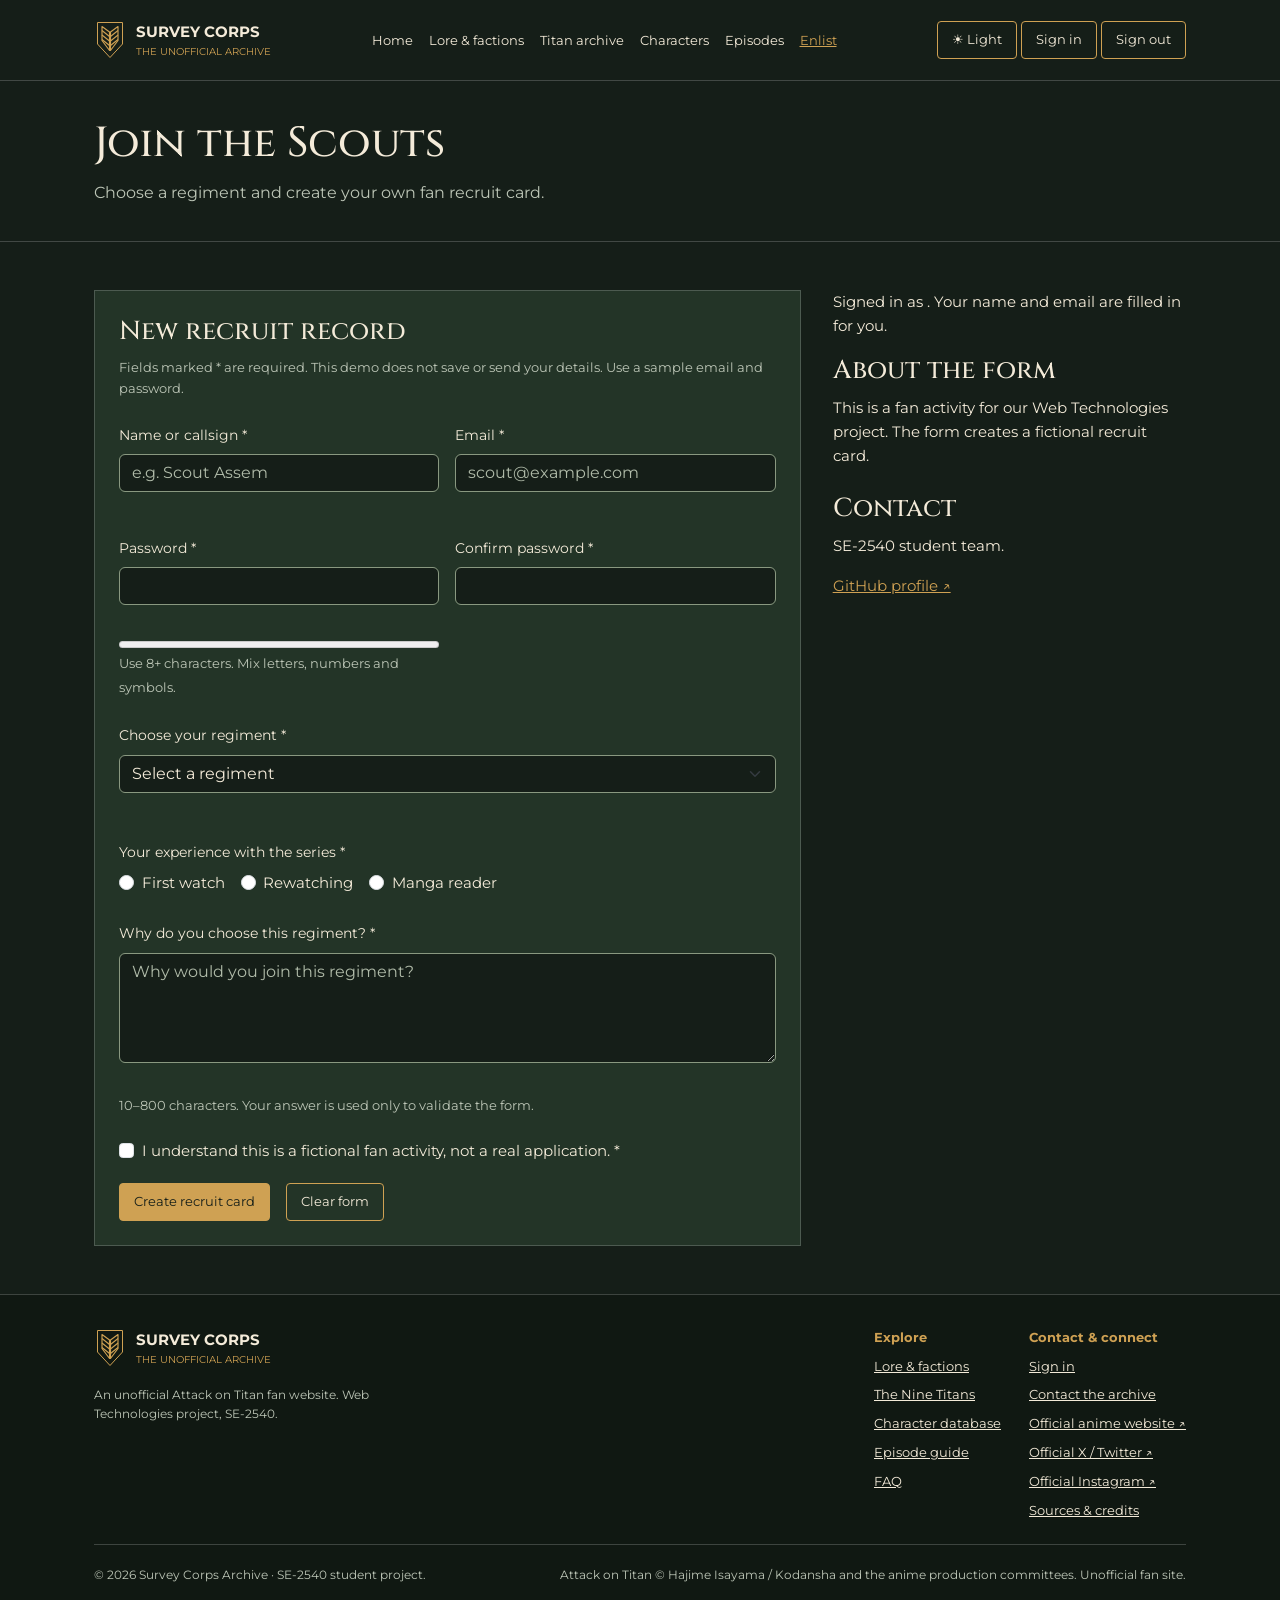
<file: join.html>
<!doctype html>
<html lang="en">
  <head>
    <meta charset="utf-8">
    <meta name="viewport" content="width=device-width, initial-scale=1">
    <meta name="description" content="Create a fictional Survey Corps recruit card and learn more about this student fan archive.">
    <meta name="theme-color" content="#1e392a">
    <title>Enlist with the Scouts | Survey Corps Archive</title>
    <script src="js/init.js"></script>
    <link rel="icon" href="assets/crest.svg" type="image/svg+xml">
    <link rel="stylesheet" href="vendor/bootstrap.min.css">
    <link rel="stylesheet" href="css/fonts.css">
    <link rel="stylesheet" href="css/style.css">
    <script src="vendor/jquery.min.js" defer></script>
    <script src="js/script.js" defer></script>
    <script src="js/account.js" defer></script>
    <script src="js/titans.js" defer></script>
  </head>
  <body>
    <a class="skip-link" href="#main">Skip to content</a>
    <header class="site-header">
      <div class="container header-inner">
        <a class="brand" href="index.html">
          <img src="assets/crest.svg" alt="" width="37" height="48">
          <span>
            <strong>SURVEY CORPS</strong>
            <small>THE UNOFFICIAL ARCHIVE</small>
          </span>
        </a>
        <button class="menu-toggle" type="button" aria-expanded="false" aria-controls="main-navigation">
          Menu +
        </button>
        <nav class="site-nav" id="main-navigation" aria-label="Main navigation">
          <a href="index.html">Home</a>
          <a href="about.html">Lore &amp; factions</a>
          <a href="titans.html">Titan archive</a>
          <a href="characters.html">Characters</a>
          <a href="episodes.html">Episodes</a>
          <a href="join.html" aria-current="page" class="nav-enlist">Enlist</a>
        </nav>
        <div class="header-tools">
          <button class="theme-toggle btn" type="button" aria-label="Switch to light theme" title="Switch colour theme">
            <span class="theme-icon" aria-hidden="true">☀</span>
            <span class="theme-label">Light</span>
          </button>
          <a class="btn only-guest signin-link" href="signin.html">Sign in</a>
          <span class="user-chip only-user">
            <a class="user-name" data-user-name href="signin.html" aria-label="Open your account"></a>
            <button class="btn" type="button" data-signout>Sign out</button>
          </span>
        </div>
      </div>
    </header>
    <main id="main">
      <section class="page-intro">
        <div class="container">
          <h1>Join the Scouts</h1>
          <p class="lead mb-0">Choose a regiment and create your own fan recruit card.</p>
        </div>
      </section>
      <section class="section">
        <div class="container join-layout">
          <div class="form-panel">
            <h2>New recruit record</h2>
            <p class="form-help mb-4">Fields marked * are required. This demo does not save or send your details. Use a sample email and password.</p>
            <form id="recruit-form" novalidate="">
              <div class="row g-3">
                <div class="col-md-6">
                  <label class="form-label" for="recruit-name-input">Name or callsign *</label>
                  <input class="form-control" id="recruit-name-input" name="name" type="text" required minlength="2" maxlength="60" autocomplete="off" placeholder="e.g. Scout Assem" aria-describedby="recruit-name-input-feedback">
                  <small class="field-feedback" id="recruit-name-input-feedback" aria-live="polite"></small>
                </div>
                <div class="col-md-6">
                  <label class="form-label" for="recruit-email">Email *</label>
                  <input class="form-control" id="recruit-email" name="email" type="email" required maxlength="120" autocomplete="off" placeholder="scout@example.com" aria-describedby="recruit-email-feedback">
                  <small class="field-feedback" id="recruit-email-feedback" aria-live="polite"></small>
                </div>
              </div>
              <div class="row g-3 mt-1">
                <div class="col-md-6">
                  <label class="form-label" for="recruit-password">Password *</label>
                  <input class="form-control" id="recruit-password" name="password" type="password" required minlength="8" maxlength="128" autocomplete="new-password" aria-describedby="password-strength recruit-password-feedback">
                  <small class="field-feedback" id="recruit-password-feedback" aria-live="polite"></small>
                  <meter id="password-meter" min="0" max="3" low="1.5" high="2.5" optimum="3" value="0" aria-label="Password strength"></meter>
                  <small class="form-help" id="password-strength" aria-live="polite">Use 8+ characters. Mix letters, numbers and symbols.</small>
                </div>
                <div class="col-md-6">
                  <label class="form-label" for="recruit-confirmation">Confirm password *</label>
                  <input class="form-control" id="recruit-confirmation" name="confirmation" type="password" required maxlength="128" autocomplete="new-password" aria-describedby="recruit-confirmation-feedback">
                  <small class="field-feedback" id="recruit-confirmation-feedback" aria-live="polite"></small>
                </div>
              </div>
              <div class="mt-4">
                <label class="form-label" for="regiment">Choose your regiment *</label>
                <select class="form-select" id="regiment" name="regiment" required aria-describedby="regiment-feedback">
                  <option value="">Select a regiment</option>
                  <option>Survey Corps</option>
                  <option>Garrison Regiment</option>
                  <option>Military Police</option>
                  <option>Cadet Corps</option>
                </select>
                <small class="field-feedback" id="regiment-feedback" aria-live="polite"></small>
              </div>
              <fieldset class="mt-4">
                <legend>Your experience with the series *</legend>
                <div class="d-flex flex-wrap gap-3">
                  <div class="form-check">
                    <input class="form-check-input" id="experience-new" type="radio" name="experience" value="New recruit" required>
                    <label class="form-check-label" for="experience-new">First watch</label>
                  </div>
                  <div class="form-check">
                    <input class="form-check-input" id="experience-veteran" type="radio" name="experience" value="Veteran">
                    <label class="form-check-label" for="experience-veteran">Rewatching</label>
                  </div>
                  <div class="form-check">
                    <input class="form-check-input" id="experience-reader" type="radio" name="experience" value="Manga reader">
                    <label class="form-check-label" for="experience-reader">Manga reader</label>
                  </div>
                </div>
              </fieldset>
              <div class="mt-4">
                <label class="form-label" for="recruit-message">Why do you choose this regiment? *</label>
                <textarea class="form-control" id="recruit-message" name="message" rows="4" minlength="10" maxlength="800" required placeholder="Why would you join this regiment?" aria-describedby="message-help recruit-message-feedback"></textarea>
                <small class="field-feedback" id="recruit-message-feedback" aria-live="polite"></small>
                <p class="form-help mt-2" id="message-help">
                  10–800 characters. Your answer is used only to validate the
                  form.
                </p>
              </div>
              <div class="form-check mt-4">
                <input class="form-check-input" id="fan-consent" type="checkbox" name="consent" required>
                <label class="form-check-label" for="fan-consent">I understand this is a fictional fan activity, not a real
                  application. *</label>
              </div>
              <p id="form-error" class="form-error mt-3" role="alert" hidden>Please check the highlighted fields and required choices.</p>
              <div class="form-actions">
                <button class="btn btn-gold" id="create-card" type="submit" disabled>Create recruit card</button>
                <button class="btn btn-outline-archive" type="reset">Clear form</button>
              </div>
              <noscript>
                <p class="spoiler-note mt-3">
                  Enable JavaScript to create a card. This form does not send
                  data to a server.
                </p>
              </noscript>
            </form>
            <section class="form-status" id="form-status" role="status" tabindex="-1" hidden>
              <h3>Welcome, <span id="recruit-name"></span>.</h3>
              <p class="small">
                Chosen regiment: <strong id="recruit-regiment"></strong>. Your
                fictional record is ready. No application or email was sent.
              </p>
              <button class="btn btn-gold" id="download-card" type="button">Download card</button>
            </section>
          </div>
          <aside class="join-aside" id="contact">
            <p class="auth-note only-user">Signed in as <strong data-user-name></strong>. Your name and email are filled in for you.</p>
            <h2>About the form</h2>
            <p>This is a fan activity for our Web Technologies project. The form creates a fictional recruit card.</p>
            <h2 class="mt-4">Contact</h2>
            <p>SE-2540 student team.</p>
            <a class="text-link contact-link" href="https://github.com/asemtygelbaeva-byte" target="_blank" rel="noopener noreferrer">GitHub profile ↗</a>
          </aside>
        </div>
      </section>
    </main>
    <footer class="site-footer">
      <div class="container">
        <div class="footer-top">
          <div class="footer-intro">
            <a class="brand" href="index.html">
              <img src="assets/crest.svg" alt="" width="37" height="48">
              <span>
                <strong>SURVEY CORPS</strong>
                <small>THE UNOFFICIAL ARCHIVE</small>
              </span>
            </a>
            <p>An unofficial Attack on Titan fan website. Web Technologies project, SE-2540.</p>
          </div>
          <div class="footer-links">
            <div>
              <b>Explore</b>
              <a href="about.html">Lore &amp; factions</a>
              <a href="titans.html">The Nine Titans</a>
              <a href="characters.html">Character database</a>
              <a href="episodes.html">Episode guide</a>
              <a href="index.html#faq">FAQ</a>
            </div>
            <div>
              <b>Contact &amp; connect</b>
              <a href="signin.html">Sign in</a>
              <a href="join.html#contact">Contact the archive</a>
              <a href="https://shingeki.tv/" target="_blank" rel="noopener noreferrer">Official anime website ↗</a>
              <a href="https://x.com/anime_shingeki" target="_blank" rel="noopener noreferrer">Official X / Twitter ↗</a>
              <a href="https://www.instagram.com/anime_shingeki_official" target="_blank" rel="noopener noreferrer">Official Instagram ↗</a>
              <a href="about.html#credits">Sources &amp; credits</a>
            </div>
          </div>
        </div>
        <div class="footer-bottom">
          <span>© 2026 Survey Corps Archive · SE-2540 student project.</span>
          <span>Attack on Titan © Hajime Isayama / Kodansha and the anime
            production committees. Unofficial fan site.</span>
        </div>
      </div>
    </footer>
  </body>
</html>
</file>
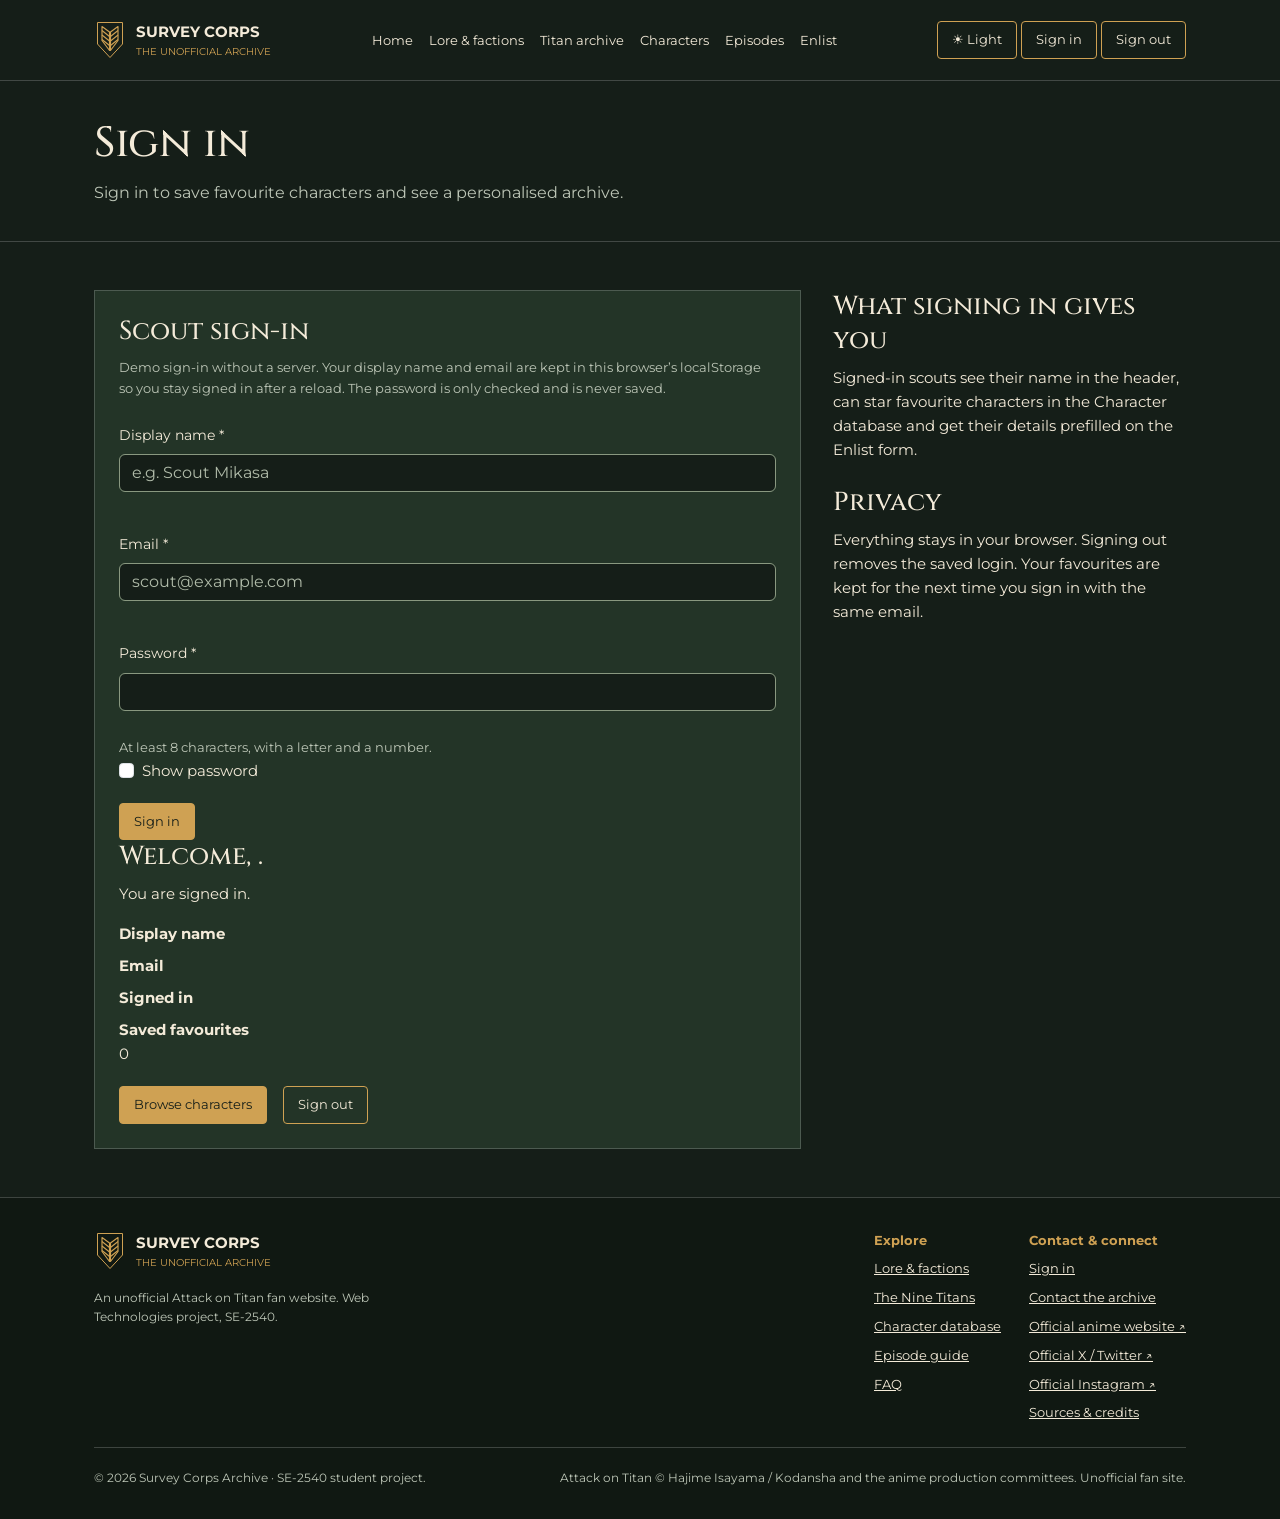
<file: signin.html>
<!doctype html>
<html lang="en">
  <head>
    <meta charset="utf-8">
    <meta name="viewport" content="width=device-width, initial-scale=1">
    <meta name="description" content="Sign in to the Survey Corps Archive to save favourite Attack on Titan characters.">
    <meta name="theme-color" content="#1e392a">
    <title>Sign in | Survey Corps Archive</title>
    <script src="js/init.js"></script>
    <link rel="icon" href="assets/crest.svg" type="image/svg+xml">
    <link rel="stylesheet" href="vendor/bootstrap.min.css">
    <link rel="stylesheet" href="css/fonts.css">
    <link rel="stylesheet" href="css/style.css">
    <script src="vendor/jquery.min.js" defer></script>
    <script src="js/script.js" defer></script>
    <script src="js/account.js" defer></script>
    <script src="js/titans.js" defer></script>
  </head>
  <body>
    <a class="skip-link" href="#main">Skip to content</a>
    <header class="site-header">
      <div class="container header-inner">
        <a class="brand" href="index.html">
          <img src="assets/crest.svg" alt="" width="37" height="48">
          <span>
            <strong>SURVEY CORPS</strong>
            <small>THE UNOFFICIAL ARCHIVE</small>
          </span>
        </a>
        <button class="menu-toggle" type="button" aria-expanded="false" aria-controls="main-navigation">
          Menu +
        </button>
        <nav class="site-nav" id="main-navigation" aria-label="Main navigation">
          <a href="index.html">Home</a>
          <a href="about.html">Lore &amp; factions</a>
          <a href="titans.html">Titan archive</a>
          <a href="characters.html">Characters</a>
          <a href="episodes.html">Episodes</a>
          <a href="join.html" class="nav-enlist">Enlist</a>
        </nav>
        <div class="header-tools">
          <button class="theme-toggle btn" type="button" aria-label="Switch to light theme" title="Switch colour theme">
            <span class="theme-icon" aria-hidden="true">☀</span>
            <span class="theme-label">Light</span>
          </button>
          <a class="btn only-guest signin-link" href="signin.html" aria-current="page">Sign in</a>
          <span class="user-chip only-user">
            <a class="user-name" data-user-name href="signin.html" aria-label="Open your account"></a>
            <button class="btn" type="button" data-signout>Sign out</button>
          </span>
        </div>
      </div>
    </header>
    <main id="main">
      <section class="page-intro">
        <div class="container">
          <h1>Sign in</h1>
          <p class="lead mb-0">Sign in to save favourite characters and see a personalised archive.</p>
        </div>
      </section>
      <section class="section">
        <div class="container join-layout">
          <div class="form-panel">
            <div class="only-guest">
              <h2>Scout sign-in</h2>
              <p class="form-help mb-4">Demo sign-in without a server. Your display name and email are kept in this browser’s localStorage so you stay signed in after a reload. The password is only checked and is never saved.</p>
              <form id="signin-form" novalidate>
                <div class="mb-3">
                  <label class="form-label" for="signin-name">Display name *</label>
                  <input class="form-control" id="signin-name" name="name" type="text" required minlength="2" maxlength="30" autocomplete="nickname" placeholder="e.g. Scout Mikasa" aria-describedby="signin-name-feedback">
                  <small class="field-feedback" id="signin-name-feedback" aria-live="polite"></small>
                </div>
                <div class="mb-3">
                  <label class="form-label" for="signin-email">Email *</label>
                  <input class="form-control" id="signin-email" name="email" type="email" required maxlength="120" autocomplete="email" placeholder="scout@example.com" aria-describedby="signin-email-feedback">
                  <small class="field-feedback" id="signin-email-feedback" aria-live="polite"></small>
                </div>
                <div class="mb-3">
                  <label class="form-label" for="signin-password">Password *</label>
                  <input class="form-control" id="signin-password" name="password" type="password" required minlength="8" maxlength="128" autocomplete="current-password" aria-describedby="signin-password-help signin-password-feedback">
                  <small class="field-feedback" id="signin-password-feedback" aria-live="polite"></small>
                  <small class="form-help" id="signin-password-help">At least 8 characters, with a letter and a number.</small>
                  <div class="form-check show-password">
                    <input class="form-check-input" id="show-password" type="checkbox">
                    <label class="form-check-label" for="show-password">Show password</label>
                  </div>
                </div>
                <p id="signin-error" class="form-error" role="alert" hidden>Please check the highlighted fields.</p>
                <div class="form-actions">
                  <button class="btn btn-gold" type="submit">Sign in</button>
                </div>
              </form>
              <noscript>
                <p class="spoiler-note mt-3">Enable JavaScript to sign in.</p>
              </noscript>
            </div>
            <div class="only-user">
              <h2>Welcome, <span data-user-name></span>.</h2>
              <p id="auth-status" role="status" tabindex="-1" class="auth-note">You are signed in.</p>
              <dl class="profile-list">
                <dt>Display name</dt>
                <dd data-user-name></dd>
                <dt>Email</dt>
                <dd data-user-email></dd>
                <dt>Signed in</dt>
                <dd data-user-since></dd>
                <dt>Saved favourites</dt>
                <dd data-user-favorites>0</dd>
              </dl>
              <div class="form-actions">
                <a class="btn btn-gold" href="characters.html">Browse characters</a>
                <button class="btn" type="button" data-signout>Sign out</button>
              </div>
            </div>
            <p id="signout-status" class="mt-3 only-guest" role="status" hidden>You have been signed out.</p>
          </div>
          <aside class="join-aside">
            <h2>What signing in gives you</h2>
            <p>Signed-in scouts see their name in the header, can star favourite characters in the Character database and get their details prefilled on the Enlist form.</p>
            <h2 class="mt-4">Privacy</h2>
            <p>Everything stays in your browser. Signing out removes the saved login. Your favourites are kept for the next time you sign in with the same email.</p>
          </aside>
        </div>
      </section>
    </main>
    <footer class="site-footer">
      <div class="container">
        <div class="footer-top">
          <div class="footer-intro">
            <a class="brand" href="index.html">
              <img src="assets/crest.svg" alt="" width="37" height="48">
              <span>
                <strong>SURVEY CORPS</strong>
                <small>THE UNOFFICIAL ARCHIVE</small>
              </span>
            </a>
            <p>An unofficial Attack on Titan fan website. Web Technologies project, SE-2540.</p>
          </div>
          <div class="footer-links">
            <div>
              <b>Explore</b>
              <a href="about.html">Lore &amp; factions</a>
              <a href="titans.html">The Nine Titans</a>
              <a href="characters.html">Character database</a>
              <a href="episodes.html">Episode guide</a>
              <a href="index.html#faq">FAQ</a>
            </div>
            <div>
              <b>Contact &amp; connect</b>
              <a href="signin.html">Sign in</a>
              <a href="join.html#contact">Contact the archive</a>
              <a href="https://shingeki.tv/" target="_blank" rel="noopener noreferrer">Official anime website ↗</a>
              <a href="https://x.com/anime_shingeki" target="_blank" rel="noopener noreferrer">Official X / Twitter ↗</a>
              <a href="https://www.instagram.com/anime_shingeki_official" target="_blank" rel="noopener noreferrer">Official Instagram ↗</a>
              <a href="about.html#credits">Sources &amp; credits</a>
            </div>
          </div>
        </div>
        <div class="footer-bottom">
          <span>© 2026 Survey Corps Archive · SE-2540 student project.</span>
          <span>Attack on Titan © Hajime Isayama / Kodansha and the anime
            production committees. Unofficial fan site.</span>
        </div>
      </div>
    </footer>
  </body>
</html>
</file>
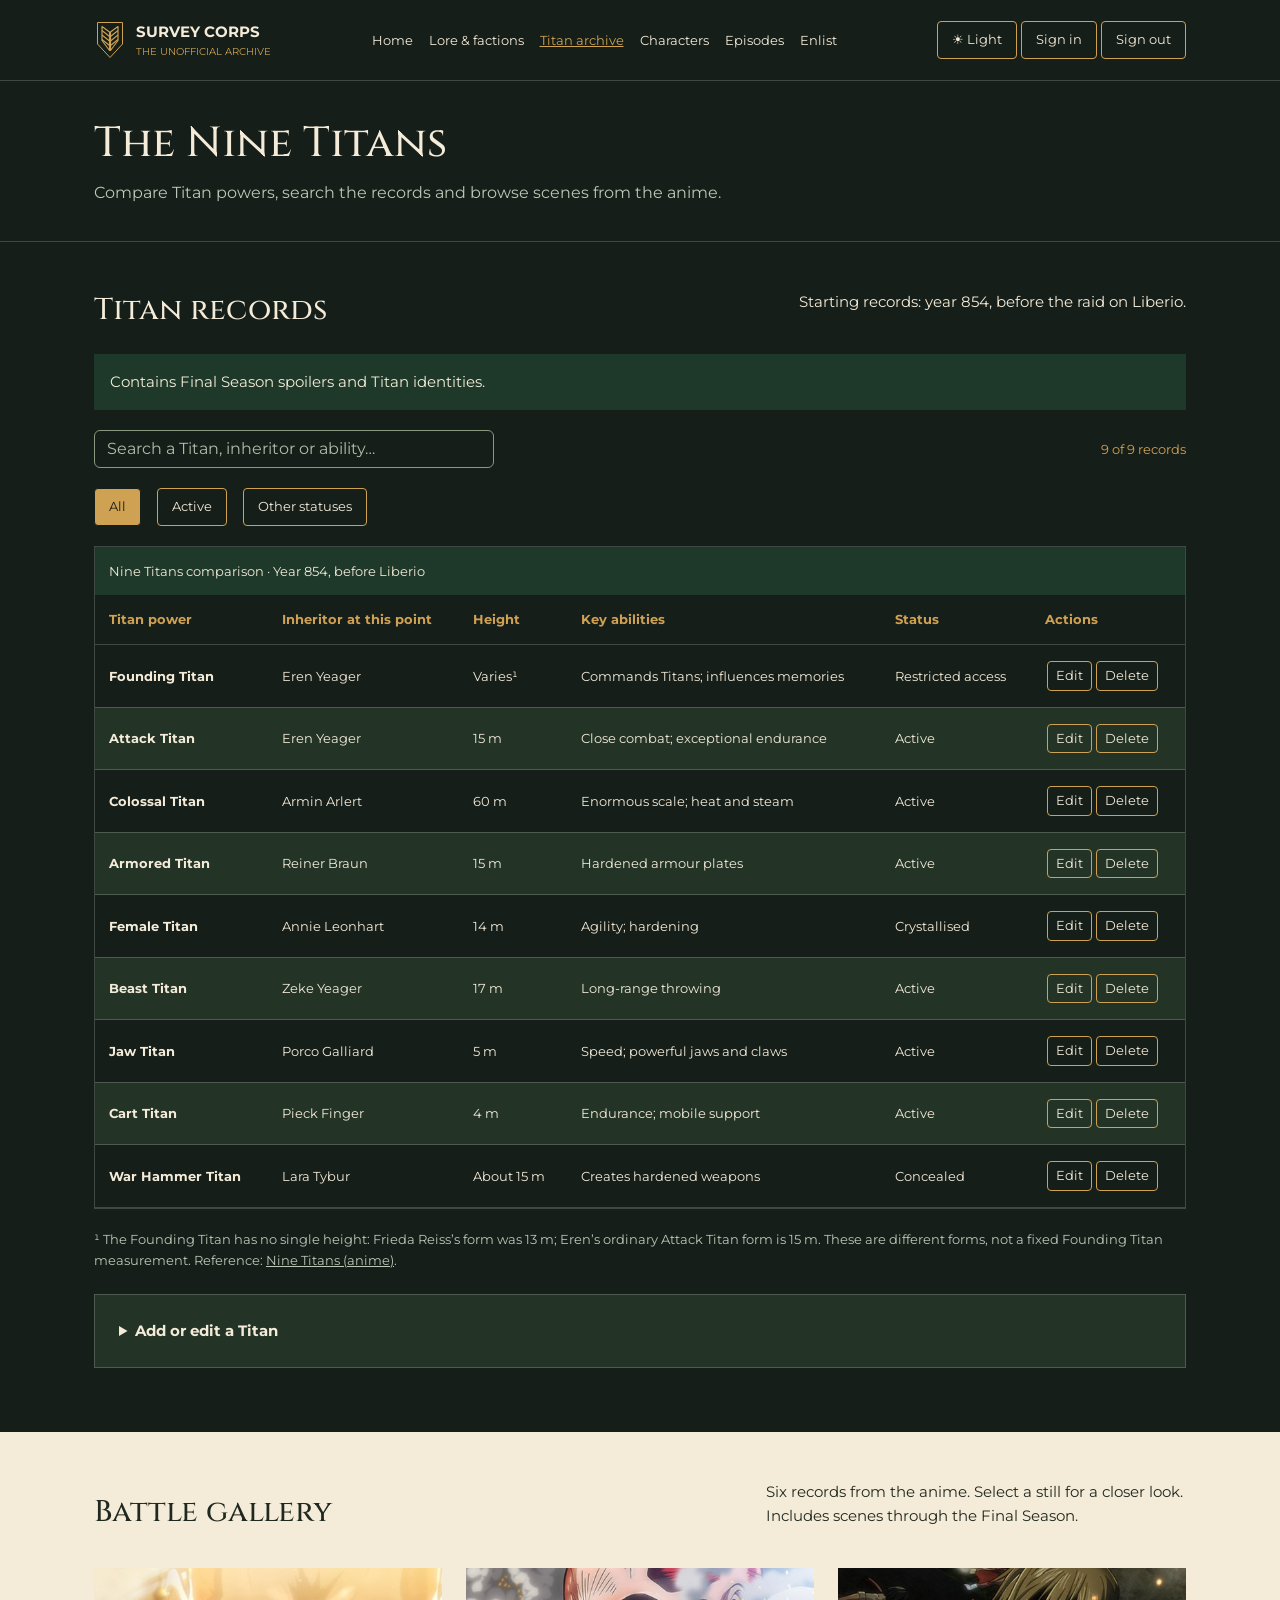
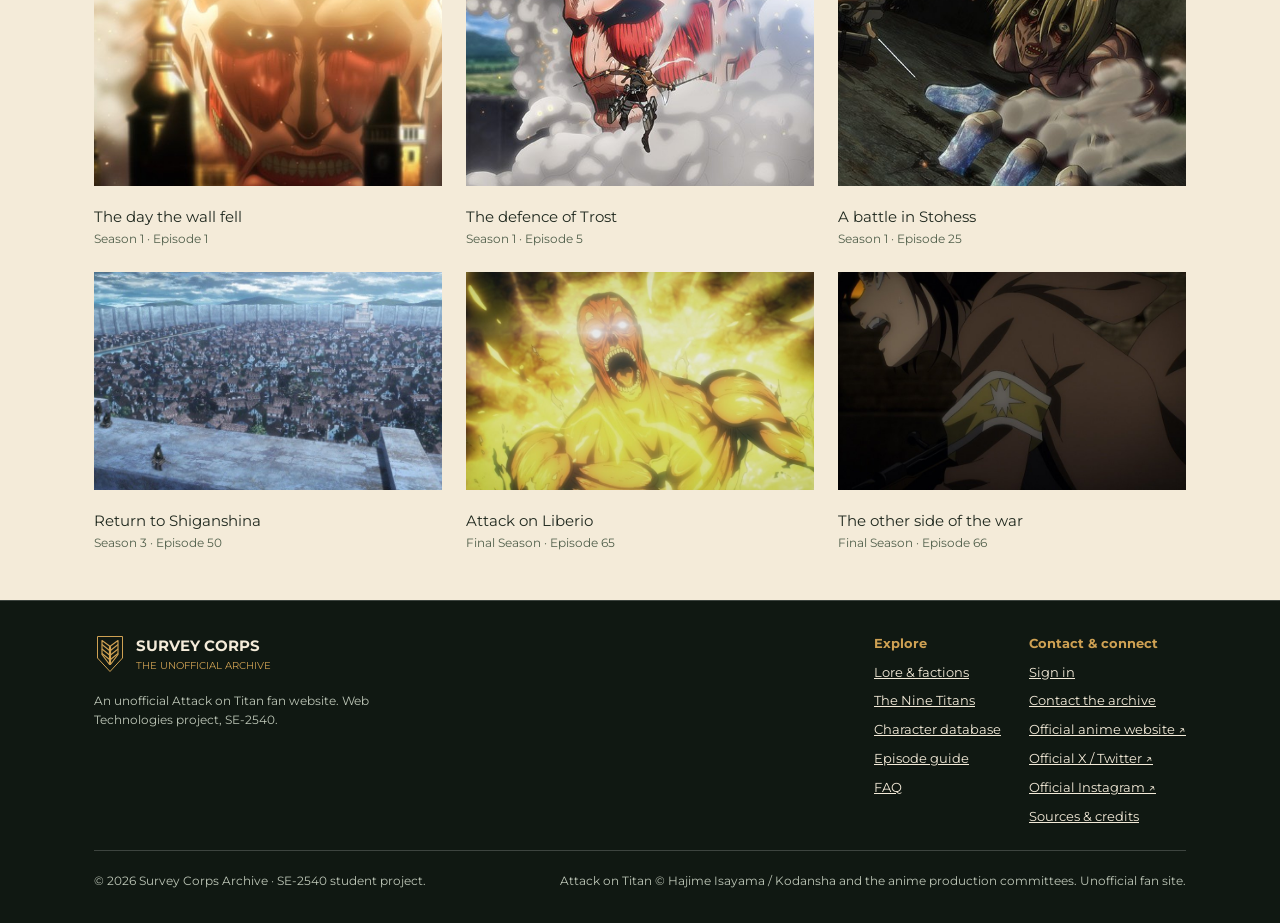
<file: titans.html>
<!doctype html>
<html lang="en">
  <head>
    <meta charset="utf-8">
    <meta name="viewport" content="width=device-width, initial-scale=1">
    <meta name="description" content="A searchable comparison of the Nine Titans and a gallery of key moments from Attack on Titan.">
    <meta name="theme-color" content="#1e392a">
    <title>The Nine Titans | Survey Corps Archive</title>
    <script src="js/init.js"></script>
    <link rel="icon" href="assets/crest.svg" type="image/svg+xml">
    <link rel="stylesheet" href="vendor/bootstrap.min.css">
    <link rel="stylesheet" href="css/fonts.css">
    <link rel="stylesheet" href="css/style.css">
    <script src="vendor/jquery.min.js" defer></script>
    <script src="js/script.js" defer></script>
    <script src="js/account.js" defer></script>
    <script src="js/titans.js" defer></script>
  </head>
  <body>
    <a class="skip-link" href="#main">Skip to content</a>
    <header class="site-header">
      <div class="container header-inner">
        <a class="brand" href="index.html">
          <img src="assets/crest.svg" alt="" width="37" height="48">
          <span>
            <strong>SURVEY CORPS</strong>
            <small>THE UNOFFICIAL ARCHIVE</small>
          </span>
        </a>
        <button class="menu-toggle" type="button" aria-expanded="false" aria-controls="main-navigation">
          Menu +
        </button>
        <nav class="site-nav" id="main-navigation" aria-label="Main navigation">
          <a href="index.html">Home</a>
          <a href="about.html">Lore &amp; factions</a>
          <a href="titans.html" aria-current="page">Titan archive</a>
          <a href="characters.html">Characters</a>
          <a href="episodes.html">Episodes</a>
          <a href="join.html" class="nav-enlist">Enlist</a>
        </nav>
        <div class="header-tools">
          <button class="theme-toggle btn" type="button" aria-label="Switch to light theme" title="Switch colour theme">
            <span class="theme-icon" aria-hidden="true">☀</span>
            <span class="theme-label">Light</span>
          </button>
          <a class="btn only-guest signin-link" href="signin.html">Sign in</a>
          <span class="user-chip only-user">
            <a class="user-name" data-user-name href="signin.html" aria-label="Open your account"></a>
            <button class="btn" type="button" data-signout>Sign out</button>
          </span>
        </div>
      </div>
    </header>
    <main id="main">
      <section class="page-intro">
        <div class="container">
          <h1>The Nine Titans</h1>
          <p class="lead mb-0">Compare Titan powers, search the records and browse scenes from the anime.</p>
        </div>
      </section>
      <section class="section">
        <div class="container">
          <div class="section-heading">
            <div>
              <h2>Titan records</h2>
            </div>
            <p>Starting records: year 854, before the raid on Liberio.</p>
          </div>
          <p class="spoiler-note">Contains Final Season spoilers and Titan identities.</p>
          <div class="record-toolbar">
            <div class="record-search">
              <label class="visually-hidden" for="titan-search">Search Titans, inheritors or abilities</label>
              <input class="form-control" id="titan-search" type="search" placeholder="Search a Titan, inheritor or ability…" autocomplete="off">
            </div>
            <span class="small-label muted" id="record-count" role="status">9 of 9 records</span>
          </div>
          <div class="filter-buttons" role="group" aria-label="Filter by status">
            <button type="button" class="btn active" data-category="all" aria-pressed="true">All</button>
            <button type="button" class="btn" data-category="active" aria-pressed="false">Active</button>
            <button type="button" class="btn" data-category="other" aria-pressed="false">Other statuses</button>
          </div>
          <div class="table-scroll" role="region" aria-label="Nine Titans comparison, scroll horizontally on small screens" tabindex="0">
            <table class="titan-table">
              <caption>
                Nine Titans comparison · Year 854, before Liberio
              </caption>
              <thead>
                <tr>
                  <th scope="col">Titan power</th>
                  <th scope="col">Inheritor at this point</th>
                  <th scope="col">Height</th>
                  <th scope="col">Key abilities</th>
                  <th scope="col">Status</th>
                  <th scope="col">Actions</th>
                </tr>
              </thead>
              <tbody id="titan-rows"></tbody>
            </table>
          </div>
          <noscript>
            <p>Enable JavaScript to view and edit the Titan table.</p>
          </noscript>
          <p id="no-records" class="spoiler-note mt-3" hidden>No records match. Try another search or choose All.</p>
          <p class="table-footnote">
            ¹ The Founding Titan has no single height: Frieda Reiss’s form was
            13 m; Eren’s ordinary Attack Titan form is 15 m. These are different
            forms, not a fixed Founding Titan measurement. Reference:
            <a href="https://attackontitan.fandom.com/wiki/Nine_Titans_(Anime)" target="_blank" rel="noopener noreferrer">Nine Titans (anime)</a>.
          </p>
          <details class="titan-editor" id="titan-editor">
            <summary>Add or edit a Titan</summary>
            <p class="form-help mt-3">Changes are saved in this browser (localStorage) and stay after a reload. Use “Restore original records” to start over.</p>
            <form id="titan-form" novalidate>
              <div class="row g-3">
                <div class="col-md-6">
                  <label class="form-label" for="titan-name">Titan power</label>
                  <input class="form-control" id="titan-name" name="power" required maxlength="60">
                </div>
                <div class="col-md-6">
                  <label class="form-label" for="titan-inheritor">Inheritor</label>
                  <input class="form-control" id="titan-inheritor" name="inheritor" required maxlength="60">
                </div>
                <div class="col-md-6">
                  <label class="form-label" for="titan-height">Height</label>
                  <input class="form-control" id="titan-height" name="height" required maxlength="30" placeholder="e.g. 15 m">
                </div>
                <div class="col-md-6">
                  <label class="form-label" for="titan-status">Status</label>
                  <select class="form-select" id="titan-status" name="status">
                    <option>Active</option>
                    <option>Crystallised</option>
                    <option>Restricted access</option>
                    <option>Concealed</option>
                  </select>
                </div>
                <div class="col-12">
                  <label class="form-label" for="titan-ability">Key abilities</label>
                  <input class="form-control" id="titan-ability" name="ability" required maxlength="160">
                </div>
              </div>
              <div class="form-actions">
                <button class="btn btn-gold" type="submit" id="save-titan">Add Titan</button>
                <button class="btn" type="button" id="cancel-edit" hidden>Cancel edit</button>
                <button class="btn" type="button" id="reset-titans">Restore original records</button>
              </div>
            </form>
          </details>
          <p id="table-status" class="mt-3" role="status"></p>
        </div>
      </section>
      <section class="section paper-section" id="battle-gallery">
        <div class="container">
          <div class="section-heading">
            <div>
              <h2>Battle gallery</h2>
            </div>
            <p>
              Six records from the anime. Select a still for a closer look.
              Includes scenes through the Final Season.
            </p>
          </div>
          <div class="row g-4">
            <figure class="gallery-item col-12 col-sm-6 col-lg-4">
              <button class="gallery-button" type="button" data-viewer data-image="assets/images/fall-shiganshina.jpg" data-title="The day the wall fell" data-description="The Colossal Titan appears at Shiganshina, breaking a century of apparent safety." aria-label="View The day the wall fell">
                <img src="assets/images/fall-shiganshina.jpg" alt="The Colossal Titan appears at Shiganshina, breaking a century of apparent safety." width="800" height="450" loading="lazy">
              </button>
              <figcaption>
                The day the wall fell<small>Season 1 · Episode 1</small>
              </figcaption>
            </figure>
            <figure class="gallery-item col-12 col-sm-6 col-lg-4">
              <button class="gallery-button" type="button" data-viewer data-image="assets/images/battle-trost.jpg" data-title="The defence of Trost" data-description="Eren faces the Colossal Titan during the battle for the southern district of Wall Rose." aria-label="View The defence of Trost">
                <img src="assets/images/battle-trost.jpg" alt="Eren faces the Colossal Titan during the battle for the southern district of Wall Rose." width="800" height="450" loading="lazy">
              </button>
              <figcaption>
                The defence of Trost<small>Season 1 · Episode 5</small>
              </figcaption>
            </figure>
            <figure class="gallery-item col-12 col-sm-6 col-lg-4">
              <button class="gallery-button" type="button" data-viewer data-image="assets/images/battle-stohess.jpg" data-title="A battle in Stohess" data-description="The confrontation with the Female Titan reaches the streets of Stohess." aria-label="View A battle in Stohess">
                <img src="assets/images/battle-stohess.jpg" alt="The confrontation with the Female Titan reaches the streets of Stohess." width="800" height="450" loading="lazy">
              </button>
              <figcaption>
                A battle in Stohess<small>Season 1 · Episode 25</small>
              </figcaption>
            </figure>
            <figure class="gallery-item col-12 col-sm-6 col-lg-4">
              <button class="gallery-button" type="button" data-viewer data-image="assets/images/battle-shiganshina.jpg" data-title="Return to Shiganshina" data-description="The Scouts return to the district where the story began, seeking to reclaim Wall Maria." aria-label="View Return to Shiganshina">
                <img src="assets/images/battle-shiganshina.jpg" alt="The Scouts return to the district where the story began, seeking to reclaim Wall Maria." width="800" height="450" loading="lazy">
              </button>
              <figcaption>
                Return to Shiganshina<small>Season 3 · Episode 50</small>
              </figcaption>
            </figure>
            <figure class="gallery-item col-12 col-sm-6 col-lg-4">
              <button class="gallery-button" type="button" data-viewer data-image="assets/images/battle-liberio.jpg" data-title="Attack on Liberio" data-description="Eren’s Attack Titan during the raid on Liberio." aria-label="View Attack on Liberio">
                <img src="assets/images/battle-liberio.jpg" alt="Eren’s Attack Titan during the raid on Liberio." width="800" height="450" loading="lazy">
              </button>
              <figcaption>
                Attack on Liberio<small>Final Season · Episode 65</small>
              </figcaption>
            </figure>
            <figure class="gallery-item col-12 col-sm-6 col-lg-4">
              <button class="gallery-button" type="button" data-viewer data-image="assets/images/battle-liberio-scouts.jpg" data-title="The other side of the war" data-description="A close-up of an Eldian armband in a scene from episode 66." aria-label="View The other side of the war">
                <img src="assets/images/battle-liberio-scouts.jpg" alt="A close-up of an Eldian armband in a scene from episode 66." width="800" height="450" loading="lazy">
              </button>
              <figcaption>
                The other side of the war<small>Final Season · Episode 66</small>
              </figcaption>
            </figure>
          </div>
        </div>
      </section>
    </main>
    <footer class="site-footer">
      <div class="container">
        <div class="footer-top">
          <div class="footer-intro">
            <a class="brand" href="index.html">
              <img src="assets/crest.svg" alt="" width="37" height="48">
              <span>
                <strong>SURVEY CORPS</strong>
                <small>THE UNOFFICIAL ARCHIVE</small>
              </span>
            </a>
            <p>An unofficial Attack on Titan fan website. Web Technologies project, SE-2540.</p>
          </div>
          <div class="footer-links">
            <div>
              <b>Explore</b>
              <a href="about.html">Lore &amp; factions</a>
              <a href="titans.html">The Nine Titans</a>
              <a href="characters.html">Character database</a>
              <a href="episodes.html">Episode guide</a>
              <a href="index.html#faq">FAQ</a>
            </div>
            <div>
              <b>Contact &amp; connect</b>
              <a href="signin.html">Sign in</a>
              <a href="join.html#contact">Contact the archive</a>
              <a href="https://shingeki.tv/" target="_blank" rel="noopener noreferrer">Official anime website ↗</a>
              <a href="https://x.com/anime_shingeki" target="_blank" rel="noopener noreferrer">Official X / Twitter ↗</a>
              <a href="https://www.instagram.com/anime_shingeki_official" target="_blank" rel="noopener noreferrer">Official Instagram ↗</a>
              <a href="about.html#credits">Sources &amp; credits</a>
            </div>
          </div>
        </div>
        <div class="footer-bottom">
          <span>© 2026 Survey Corps Archive · SE-2540 student project.</span>
          <span>Attack on Titan © Hajime Isayama / Kodansha and the anime
            production committees. Unofficial fan site.</span>
        </div>
      </div>
    </footer>
    <dialog class="archive-dialog" id="archive-viewer" aria-labelledby="viewer-title" aria-describedby="viewer-description">
      <button class="dialog-close" type="button" aria-label="Close archive viewer">
        Close ×
      </button>
      <img class="dialog-image" src="assets/images/eren.png" alt="">
      <div class="viewer-controls">
        <button type="button" id="previous-image" aria-label="Previous image">← Previous</button>
        <span id="viewer-count" role="status"></span>
        <button type="button" id="next-image" aria-label="Next image">Next →</button>
      </div>
      <div class="dialog-copy">
        <h2 id="viewer-title">Archive record</h2>
        <p id="viewer-description"></p>
      </div>
    </dialog>
    <dialog class="confirm-dialog" id="confirm-dialog" aria-labelledby="confirm-title" aria-describedby="confirm-text">
      <h2 id="confirm-title">Are you sure?</h2>
      <p id="confirm-text"></p>
      <div class="form-actions">
        <button class="btn" type="button" id="confirm-cancel">Cancel</button>
        <button class="btn btn-danger-archive" type="button" id="confirm-ok">Delete</button>
      </div>
    </dialog>
  </body>
</html>
</file>
<file: css/fonts.css>
@font-face {
  font-family: "Cinzel";
  font-style: normal;
  font-weight: 400;
  font-display: swap;
  src: url(../assets/fonts/font-0.ttf) format("truetype");
}
@font-face {
  font-family: "Cinzel";
  font-style: normal;
  font-weight: 500;
  font-display: swap;
  src: url(../assets/fonts/font-1.ttf) format("truetype");
}
@font-face {
  font-family: "Cinzel";
  font-style: normal;
  font-weight: 600;
  font-display: swap;
  src: url(../assets/fonts/font-2.ttf) format("truetype");
}
@font-face {
  font-family: "Cinzel";
  font-style: normal;
  font-weight: 700;
  font-display: swap;
  src: url(../assets/fonts/font-3.ttf) format("truetype");
}
@font-face {
  font-family: "Montserrat";
  font-style: normal;
  font-weight: 400;
  font-display: swap;
  src: url(../assets/fonts/font-4.ttf) format("truetype");
}
@font-face {
  font-family: "Montserrat";
  font-style: normal;
  font-weight: 500;
  font-display: swap;
  src: url(../assets/fonts/font-5.ttf) format("truetype");
}
@font-face {
  font-family: "Montserrat";
  font-style: normal;
  font-weight: 600;
  font-display: swap;
  src: url(../assets/fonts/font-6.ttf) format("truetype");
}
@font-face {
  font-family: "Montserrat";
  font-style: normal;
  font-weight: 700;
  font-display: swap;
  src: url(../assets/fonts/font-7.ttf) format("truetype");
}
</file>
<file: css/style.css>
:root {
  --forest: #1e392a;
  --gold: #cfa153;
  --paper: #f4ebd9;
  --muted: #bdc6b7;
  --line: #ffffff30;
}
* { box-sizing: border-box; }
html { scroll-padding-top: 100px; }
body {
  margin: 0;
  background: #151e18;
  color: var(--paper);
  font: 15px/1.6 "Montserrat", Arial, sans-serif;
}
img { display: block; max-width: 100%; }
a { color: inherit; }
a:hover { color: var(--gold); }
button, input, select, textarea { font: inherit; }
button, summary { cursor: pointer; }
:focus-visible { outline: 3px solid var(--gold); outline-offset: 3px; }
h1, h2, h3, h4 { font-family: "Cinzel", Georgia, serif; line-height: 1.3; }
h1 { font-size: 42px; }
h2 { font-size: 30px; }
h3 { font-size: 21px; }
.container { max-width: 1140px; padding-inline: 24px; }
.muted, .form-help, .table-footnote, .sources-panel { color: var(--muted); }
.small-label, .meta { color: var(--gold); font-size: 13px; }
.skip-link {
  position: fixed;
  top: -60px;
  left: 10px;
  z-index: 30;
  padding: 10px;
  background: var(--paper);
  color: #151e18;
}
.skip-link:focus { top: 10px; }

/* Navigation */
.site-header {
  position: sticky;
  top: 0;
  z-index: 10;
  background: #151e18;
  border-bottom: 1px solid var(--line);
}
.header-inner, .brand, .site-nav, .hero-actions, .form-actions, .filter-buttons, .viewer-controls {
  display: flex;
  align-items: center;
  gap: 16px;
}
.header-inner { justify-content: space-between; min-height: 80px; }
.brand { text-decoration: none; gap: 10px; }
.brand img { width: 32px; height: 42px; }
.brand strong, .brand small { display: block; }
.brand strong { font-size: 15px; }
.brand small { color: var(--gold); font-size: 10px; }
.site-nav a { font-size: 13px; text-decoration: none; }
.site-nav a[aria-current="page"] { color: var(--gold); text-decoration: underline; }
.menu-toggle { display: none; }
.btn, .menu-toggle, .dossier-button, .dialog-close, .viewer-controls button {
  border-radius: 4px;
  border: 1px solid var(--gold);
  padding: 8px 14px;
  background: transparent;
  color: var(--paper);
  font-size: 13px;
}
.btn-gold, .filter-buttons .active { background: var(--gold); color: #151e18; }
.btn:hover, .dossier-button:hover, .viewer-controls button:hover { background: #36543e; color: white; }
.text-link { color: var(--gold); }
.hero-actions, .form-actions, .filter-buttons { flex-wrap: wrap; margin-top: 20px; }
.section { padding-block: 48px; }
.section-heading {
  display: flex;
  justify-content: space-between;
  align-items: center;
  gap: 28px;
  margin-bottom: 24px;
}
.section-heading p { max-width: 420px; }
.section-heading h2 { margin-bottom: 0; }

/* Home */
.hero { position: relative; background: var(--forest); overflow: hidden; }
.hero-art {
  position: absolute;
  right: 0;
  width: 48%;
  height: 100%;
  object-fit: cover;
  opacity: 0.45;
}
.hero-content { position: relative; padding-block: 70px; }
.hero h1 { font-size: 54px; }
.hero .intro { max-width: 460px; }
.archive-strip { background: var(--forest); }
.archive-strip .container { display: grid; grid-template-columns: repeat(3, 1fr); }
.strip-item { padding: 18px 0; text-align: center; }
.strip-item b { margin-right: 10px; font-size: 24px; }
.strip-item span { font-size: 13px; }
.paper-section { background: var(--paper); color: #20291f; }
.paper-section .small-label { color: #6b501e; }
.walls-grid, .character-grid, .explore-grid {
  display: grid;
  grid-template-columns: repeat(3, minmax(0, 1fr));
  gap: 24px;
}
.wall-card { background: var(--forest); color: var(--paper); padding-bottom: 20px; }
.wall-card img { width: 100%; height: 170px; object-fit: cover; }
.wall-card h3, .wall-card p, .wall-card .small-label { margin: 16px 20px 0; }
.wall-card .small-label { display: block; color: var(--gold); }
.world-note, .table-footnote, .sources-panel { font-size: 13px; margin-top: 20px; }
.character-grid { grid-template-columns: repeat(4, minmax(0, 1fr)); }
.character-image { height: 240px; background: #293c2c; }
.character-image img, .commander-photo img { width: 100%; height: 100%; object-fit: cover; }
.character-card h3 { margin-top: 16px; }
.character-card p { font-size: 13px; }
.manifesto { padding: 32px 24px; text-align: center; background: var(--forest); }
.manifesto blockquote { font: 24px "Cinzel", Georgia, serif; }
.manifesto p { margin: 0; color: var(--gold); }
.explore-grid { grid-template-columns: repeat(2, minmax(0, 1fr)); }
.explore-card { display: flex; gap: 16px; padding: 20px; border: 1px solid var(--line); text-decoration: none; }
.explore-card p { color: var(--muted); margin-bottom: 0; }
.explore-card > span { color: var(--gold); }

/* Lore and episodes */
.page-intro { padding-block: 36px; border-bottom: 1px solid var(--line); }
.page-intro .lead { max-width: 700px; font-size: 16px; color: var(--muted); }
.split-layout, .join-layout, .episode-layout { display: grid; grid-template-columns: 2fr 1fr; gap: 32px; }
.split-layout { grid-template-columns: 1fr 1fr; }
.map-panel { padding: 20px; background: var(--forest); text-align: center; }
.map-panel svg { width: 100%; height: 300px; }
.map-panel figcaption { font-size: 13px; }
.faction-list { list-style: none; padding: 0; margin: 0; }
.faction-list li { display: grid; grid-template-columns: 45px 1fr 1.5fr; gap: 20px; padding: 24px 0; border-top: 1px solid #1e392a40; }
.faction-icon { font: 26px "Cinzel", Georgia, serif; }
.faction-list p { margin: 0; }
.commanders { display: grid; gap: 24px; }
.commander { display: grid; grid-template-columns: 180px 1fr; gap: 28px; align-items: center; }
.commander-photo { height: 220px; background: var(--forest); }
.spoiler-note, .watch-note { padding: 16px; background: var(--forest); }
.lore-details { padding: 16px 0; border-top: 1px solid var(--line); }
.lore-details p { margin: 12px 0 0; }
.season-card { background: #233427; color: var(--paper); border: 1px solid var(--line); }
.season-cover { width: 100%; height: 260px; object-fit: cover; object-position: center 20%; }
.season-card h2 { font-size: 24px; }
.season-card .card-body { padding: 20px; }
.season-card details { border-top: 1px solid var(--line); padding-top: 12px; }
.episode-ranges { list-style: none; padding: 0; margin: 16px 0; }
.episode-ranges li { display: flex; gap: 16px; padding: 8px 0; border-bottom: 1px solid var(--line); font-size: 13px; }
.episode-ranges span:first-child { min-width: 60px; color: var(--gold); }
.sticky-sidebar { position: sticky; top: 100px; align-self: start; }
.sticky-sidebar h2 { font-size: 22px; }
.soundtrack { padding: 12px 0; border-bottom: 1px solid var(--line); }
.soundtrack b, .soundtrack small { display: block; }
.soundtrack small { color: var(--muted); }
.tag-list { display: flex; flex-wrap: wrap; gap: 12px; list-style: none; padding: 0; }

/* Forms and the Titan table */
.form-panel, .titan-editor { padding: 24px; background: #233427; border: 1px solid var(--line); }
.form-panel h2, .join-aside h2 { font-size: 26px; }
.form-control, .form-select { background-color: #151e18; color: var(--paper); border-color: #899880; }
.form-control::placeholder { color: #b0bba9; }
.form-control:focus, .form-select:focus { background-color: #151e18; color: var(--paper); border-color: var(--gold); box-shadow: none; }
.form-select { color-scheme: dark; }
.form-label, legend { font-size: 14px; }
legend { float: none; width: auto; }
.form-help, .field-feedback { font-size: 13px; }
.field-feedback { display: block; min-height: 20px; margin-top: 4px; }
.field-feedback.error, .form-error { color: #ffb5af; }
.field-feedback.success { color: #a8e0b0; }
.form-control.is-invalid { border-color: #ffb5af; }
.form-control.is-valid { border-color: #a8e0b0; }
.form-status { margin-top: 24px; padding: 20px; border: 1px solid var(--gold); }
.form-check-input:checked { background-color: var(--forest); border-color: var(--gold); }
#password-meter { display: block; width: 100%; height: 14px; margin-top: 8px; }
.contact-link { overflow-wrap: anywhere; }
.record-toolbar { display: flex; align-items: center; justify-content: space-between; gap: 20px; margin-block: 20px; }
.record-search { width: 400px; max-width: 100%; }
.filter-buttons { margin: 0 0 20px; }
.table-scroll { overflow-x: auto; border: 1px solid var(--line); }
.titan-table { width: 100%; min-width: 900px; font-size: 13px; }
.titan-table caption { caption-side: top; background: var(--forest); color: var(--paper); padding: 14px; }
.titan-table th, .titan-table td { padding: 14px; border-bottom: 1px solid var(--line); }
.titan-table thead { color: var(--gold); }
.titan-table tbody tr:nth-child(even) { background: #233427; }
.titan-table tbody tr:hover { background: #304a35; }
.row-actions { white-space: nowrap; }
.row-actions .btn { margin: 2px; padding: 4px 8px; }
.titan-editor { margin-top: 24px; }
.titan-editor summary { font-weight: bold; }

/* Gallery */
.gallery-item { margin-bottom: 0; }
.gallery-button { width: 100%; border: 0; padding: 0; background: var(--forest); }
.gallery-button img { width: 100%; height: auto; aspect-ratio: 16/10; object-fit: cover; }
.gallery-button:hover { opacity: 0.85; }
.gallery-item figcaption { padding-top: 12px; }
.gallery-item small { display: block; font-size: 12px; color: #52604c; }
.archive-dialog { width: 760px; max-width: calc(100% - 24px); max-height: 90vh; padding: 20px; background: #233427; color: var(--paper); border: 1px solid var(--gold); }
.archive-dialog::backdrop { background: #000c; }
.dialog-close { display: block; margin: 0 0 16px auto; }
.dialog-image { width: 100%; height: 340px; object-fit: contain; }
.dialog-copy { margin-top: 16px; }
.dialog-copy h2 { font-size: 24px; }
.dialog-copy p { margin-bottom: 0; }
.viewer-controls { justify-content: space-between; margin-top: 16px; }

/* Footer */
.site-footer { padding: 32px 0; border-top: 1px solid var(--line); background: #101812; }
.footer-top, .footer-links, .footer-bottom { display: flex; justify-content: space-between; gap: 28px; }
.footer-intro { max-width: 330px; }
.footer-intro p, .footer-bottom { color: var(--muted); font-size: 12px; }
.footer-intro p { margin-top: 16px; }
.footer-links div { display: flex; flex-direction: column; gap: 8px; font-size: 13px; }
.footer-links b { color: var(--gold); }
.footer-bottom { padding-top: 20px; margin-top: 24px; border-top: 1px solid var(--line); }
[hidden] { display: none !important; }

@media (max-width: 991px) {
  .header-inner { flex-wrap: wrap; padding-block: 16px; }
  .character-grid { grid-template-columns: repeat(2, minmax(0, 1fr)); }
  .episode-layout, .join-layout { grid-template-columns: 1fr; }
  .sticky-sidebar { position: static; }
  .hero .intro { max-width: 55%; }
  .footer-top { flex-wrap: wrap; }
}
@media (max-width: 640px) {
  .section { padding-block: 32px; }
  h1, .hero h1 { font-size: 36px; }
  h2 { font-size: 26px; }
  .header-inner { gap: 12px; }
  .js .menu-toggle { display: block; }
  .site-nav { flex-wrap: wrap; width: 100%; }
  .js .site-nav { display: none; }
  .js .site-nav.is-open { display: flex; }
  .hero-content { padding-block: 40px; }
  .hero-art { width: 100%; opacity: 0.15; }
  .hero .intro { max-width: 100%; }
  .walls-grid, .explore-grid, .split-layout { grid-template-columns: 1fr; }
  .character-grid { gap: 20px; }
  .character-image { height: 190px; }
  .strip-item b, .strip-item span { display: block; margin: 0; }
  .strip-item span { font-size: 11px; }
  .section-heading, .record-toolbar, .footer-top, .footer-bottom { flex-direction: column; align-items: stretch; }
  .section-heading { gap: 12px; }
  .commander { grid-template-columns: 1fr; }
  .commander-photo { max-width: 230px; }
  .faction-list li { grid-template-columns: 35px 1fr; }
  .faction-list li > p { grid-column: 2; }
  .footer-links { flex-wrap: wrap; }
  .form-panel, .titan-editor { padding: 20px; }
  .dialog-image { height: 230px; }
}
</file>
